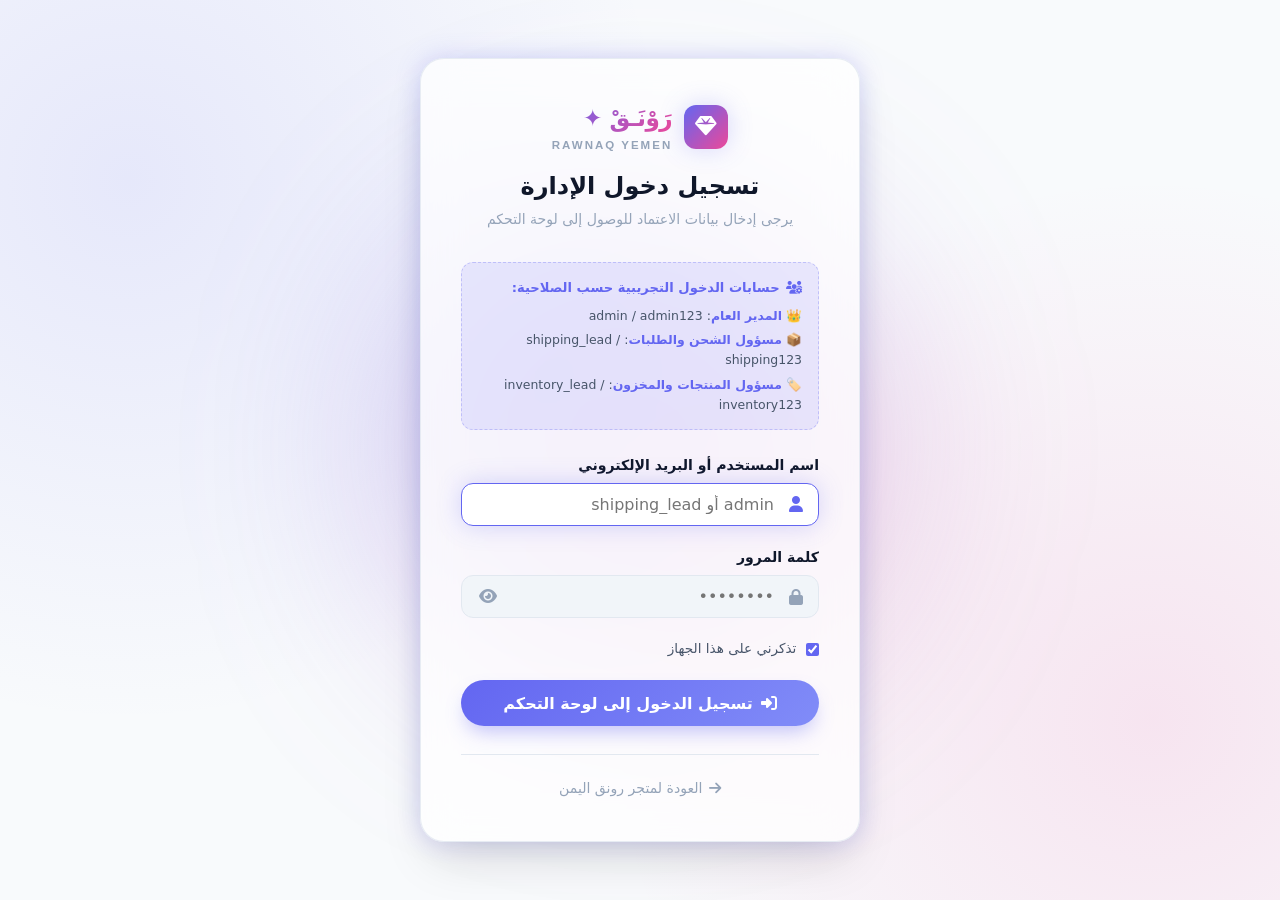
<file: admin.html>
<!DOCTYPE html>
<html lang="ar" dir="rtl" data-theme="light">
<head>
    <meta charset="UTF-8">
    <meta name="viewport" content="width=device-width, initial-scale=1.0">
    <title>لوحة تحكم الإدارة المتقدمة | متجر رونق اليمن</title>
    
    <!-- حماية فورية: التحقق من تسجيل الدخول قبل تحميل الصفحة -->
    <script>
        const AUTH_SESSION_KEY = 'rawnaq_admin_authenticated';
        if (sessionStorage.getItem(AUTH_SESSION_KEY) !== 'true' && localStorage.getItem(AUTH_SESSION_KEY) !== 'true') {
            window.location.href = 'login.html';
        }
    </script>
    
    <!-- الأيقونات والخطوط -->
    <link rel="stylesheet" href="https://cdnjs.cloudflare.com/ajax/libs/font-awesome/6.5.1/css/all.min.css">
    
    <!-- ملفات التصميم -->
    <link rel="stylesheet" href="css/style.css">
    <link rel="stylesheet" href="css/admin.css">
</head>
<body>

    <div class="admin-layout">
        
        <!-- ==========================================
             القائمة الجانبية (Sidebar)
             ========================================== -->
        <aside class="admin-sidebar">
            <div class="sidebar-header">
                <div class="logo-icon" style="width: 40px; height: 40px; font-size: 1.2rem;">
                    <i class="fa-solid fa-gem"></i>
                </div>
                <div class="logo-text">
                    <span class="logo-title" style="font-size: 1.35rem;">رَوْنَـقْ <span>✦</span></span>
                    <span class="logo-subtitle">لوحة إدارة رونق اليمن</span>
                </div>
            </div>

            <ul class="sidebar-menu">
                <li>
                    <div class="sidebar-link active" onclick="switchTab('tab-dashboard', this)">
                        <i class="fa-solid fa-chart-pie"></i>
                        <span>الرئيسية والمؤشرات</span>
                    </div>
                </li>
                <li>
                    <div class="sidebar-link" onclick="switchTab('tab-products', this)">
                        <i class="fa-solid fa-boxes-stacked"></i>
                        <span>إدارة المنتجات</span>
                    </div>
                </li>
                <li>
                    <div class="sidebar-link" onclick="switchTab('tab-orders', this)">
                        <i class="fa-solid fa-receipt"></i>
                        <span>طلبات المحافظات</span>
                        <span class="sidebar-badge" id="sidebarOrdersBadge">0</span>
                    </div>
                </li>
                <li>
                    <div class="sidebar-link" onclick="switchTab('tab-coupons', this)">
                        <i class="fa-solid fa-tags"></i>
                        <span>الكوبونات والخصومات</span>
                    </div>
                </li>
                <li>
                    <div class="sidebar-link" id="navUsersTab" onclick="switchTab('tab-users', this)">
                        <i class="fa-solid fa-users-gear"></i>
                        <span>فريق العمل والمستخدمين</span>
                        <span class="sidebar-badge" id="sidebarUsersBadge" style="background: var(--brand-secondary);">3</span>
                    </div>
                </li>
                <li>
                    <div class="sidebar-link" onclick="switchTab('tab-settings', this)">
                        <i class="fa-solid fa-sliders"></i>
                        <span>إعدادات المتجر والتواصل</span>
                    </div>
                </li>
            </ul>

            <div class="sidebar-footer">
                <button class="back-to-store-btn" onclick="handleResetDefaults()" style="margin-bottom: 0.5rem; background: rgba(244, 63, 94, 0.1); border-color: rgba(244, 63, 94, 0.2); color: #f43f5e;" title="استعادة المنتجات الافتراضية الأصلية">
                    <i class="fa-solid fa-rotate-left"></i> استعادة الافتراضي
                </button>
                <a href="index.html" class="back-to-store-btn" style="margin-bottom: 0.5rem;">
                    <i class="fa-solid fa-store"></i> الانتقال للمتجر
                </a>
                <button class="back-to-store-btn" onclick="handleAdminLogout()" style="background: rgba(239, 68, 68, 0.12); color: #ef4444; border-color: rgba(239, 68, 68, 0.25);" title="تسجيل الخروج">
                    <i class="fa-solid fa-right-from-bracket"></i> تسجيل الخروج
                </button>
            </div>
        </aside>

        <!-- ==========================================
             المحتوى الرئيسي للوحة الإدارة (Main Content)
             ========================================== -->
        <main class="admin-main">
            
            <!-- الهيدر العلوي -->
            <header class="admin-topbar">
                <div class="admin-title-wrap">
                    <h1 id="adminPageTitle">لوحة تحكم رونق اليمن</h1>
                    <p id="adminPageDesc">نظرة عامة على أداء المتجر والمبيعات بالريال اليمني</p>
                </div>

                <div class="admin-topbar-actions">
                    <button class="btn-primary" onclick="openAddProductModal()" style="padding: 0.55rem 1.25rem; font-size: 0.85rem;">
                        <i class="fa-solid fa-plus"></i> إضافة منتج جديد
                    </button>

                    <button class="action-btn" id="adminThemeBtn" title="تبديل المظهر">
                        <i class="fa-solid fa-moon"></i>
                    </button>

                    <div class="admin-user-badge" onclick="switchTab('tab-settings', document.querySelectorAll('.sidebar-link')[4])" style="cursor: pointer;" title="إعدادات الحساب">
                        <img src="https://images.unsplash.com/photo-1534528741775-53994a69daeb?auto=format&fit=crop&w=150&q=80" alt="المدير" class="admin-avatar">
                        <span class="admin-name" id="topbarAdminName">مدير متجر رونق</span>
                    </div>

                    <button class="action-btn" onclick="handleAdminLogout()" title="تسجيل الخروج" style="color: #ef4444;">
                        <i class="fa-solid fa-right-from-bracket"></i>
                    </button>
                </div>
            </header>

            <!-- محتوى الأقسام التفاعلية -->
            <div class="admin-body">
                
                <!-- ==========================================
                     القسم 1: لوحة المؤشرات (Dashboard Tab)
                     ========================================== -->
                <div id="tab-dashboard" class="tab-content active">
                    
                    <!-- بطاقات المؤشرات الإحصائية -->
                    <div class="stats-grid">
                        <div class="stat-card">
                            <div class="stat-icon gold">
                                <i class="fa-solid fa-box"></i>
                            </div>
                            <div class="stat-details">
                                <h3>إجمالي المنتجات</h3>
                                <div class="stat-number" id="statTotalProducts">0</div>
                            </div>
                        </div>

                        <div class="stat-card">
                            <div class="stat-icon green">
                                <i class="fa-solid fa-sack-dollar"></i>
                            </div>
                            <div class="stat-details">
                                <h3>قيمة المبيعات / الطلبات</h3>
                                <div class="stat-number" id="statTotalRevenue">0 ر.ي</div>
                            </div>
                        </div>

                        <div class="stat-card">
                            <div class="stat-icon blue">
                                <i class="fa-solid fa-cart-shopping"></i>
                            </div>
                            <div class="stat-details">
                                <h3>إجمالي الطلبات المسجلة</h3>
                                <div class="stat-number" id="statTotalOrders">0</div>
                            </div>
                        </div>

                        <div class="stat-card">
                            <div class="stat-icon purple">
                                <i class="fa-solid fa-triangle-exclamation"></i>
                            </div>
                            <div class="stat-details">
                                <h3>تنبيهات المخزون المنخفض</h3>
                                <div class="stat-number" id="statLowStock">0</div>
                            </div>
                        </div>
                    </div>

                    <!-- المخططات البيانية التفاعلية -->
                    <div class="analytics-grid">
                        
                        <!-- مخطط المبيعات الأسبوعي -->
                        <div class="chart-card">
                            <div class="chart-header">
                                <h3 style="font-size: 1.05rem; display: flex; align-items: center; gap: 0.5rem;">
                                    <i class="fa-solid fa-chart-simple" style="color: var(--brand-primary);"></i> مؤشر المبيعات خلال أيام الأسبوع
                                </h3>
                                <span style="font-size: 0.78rem; color: var(--brand-success); font-weight: 700; background: rgba(16,185,129,0.1); padding: 0.2rem 0.6rem; border-radius: var(--radius-full);">+28% نمو نشط</span>
                            </div>
                            <div class="chart-bars-container" id="analyticsWeeklyBars">
                                <!-- يتم حقن الأعمدة التفاعلية -->
                            </div>
                        </div>

                        <!-- توزيع الطلبات حسب المحافظات -->
                        <div class="chart-card">
                            <div class="chart-header">
                                <h3 style="font-size: 1.05rem; display: flex; align-items: center; gap: 0.5rem;">
                                    <i class="fa-solid fa-map-location-dot" style="color: var(--brand-secondary);"></i> توزيع الطلبات حسب المحافظة
                                </h3>
                                <span style="font-size: 0.78rem; color: var(--text-muted);">كافة المحافظات</span>
                            </div>
                            <div class="chart-city-list" id="analyticsCityList">
                                <!-- يتم حقن أشرطة التقدم حسب المحافظات -->
                            </div>
                        </div>

                    </div>

                    <!-- نظرة سريعة على أحدث المنتجات -->
                    <div class="table-card">
                        <div class="table-toolbar">
                            <h3><i class="fa-solid fa-fire" style="color: var(--brand-primary);"></i> المنتجات المعروضة في متجر رونق اليمن</h3>
                            <button class="btn-outline" style="border-color: var(--border-color); color: var(--text-primary); font-size: 0.85rem; padding: 0.4rem 0.85rem;" onclick="switchTab('tab-products', document.querySelectorAll('.sidebar-link')[1])">
                                عرض كافة المنتجات <i class="fa-solid fa-arrow-left" style="margin-right: 0.3rem;"></i>
                            </button>
                        </div>
                        <div class="table-responsive">
                            <table class="data-table">
                                <thead>
                                    <tr>
                                        <th>#</th>
                                        <th>المنتج</th>
                                        <th>القسم</th>
                                        <th>السعر (ر.ي)</th>
                                        <th>حالة المخزون</th>
                                        <th>التقييم</th>
                                        <th>الإجراءات</th>
                                    </tr>
                                </thead>
                                <tbody id="adminProductsTableBody">
                                    <!-- يتم حقن المنتجات تلقائياً -->
                                </tbody>
                            </table>
                        </div>
                    </div>

                </div>

                <!-- ==========================================
                     القسم 2: إدارة المنتجات الكاملة (Products Tab)
                     ========================================== -->
                <div id="tab-products" class="tab-content">
                    
                    <div class="table-card">
                        <div class="table-toolbar">
                            
                            <div class="table-filters-group">
                                <div class="table-search-box">
                                    <i class="fa-solid fa-magnifying-glass" style="color: var(--text-muted);"></i>
                                    <input type="text" id="productSearchInput" placeholder="بحث بالاسم أو الوصف في رونق...">
                                </div>

                                <select id="productCategoryFilter" class="sort-select">
                                    <option value="all">جميع الأقسام</option>
                                    <option value="electronics">إلكترونيات وذكاء اصطناعي</option>
                                    <option value="perfumes">عطور وبخور فاخر</option>
                                    <option value="watches">ساعات ومجوهرات</option>
                                    <option value="fashion">أزياء واكسسوارات</option>
                                    <option value="home">ديكور ومنزل</option>
                                </select>
                            </div>

                            <div style="display: flex; gap: 0.75rem;">
                                <button class="btn-outline" style="border-color: var(--border-color); font-size: 0.85rem; padding: 0.5rem 1rem;" onclick="exportProductsCSV()" title="تصدير إلى Excel / CSV">
                                    <i class="fa-solid fa-file-excel" style="color: var(--brand-success);"></i> تصدير المنتجات (CSV)
                                </button>
                                <button class="btn-primary" onclick="openAddProductModal()">
                                    <i class="fa-solid fa-plus"></i> إضافة منتج جديد
                                </button>
                            </div>

                        </div>

                        <div class="table-responsive">
                            <table class="data-table">
                                <thead>
                                    <tr>
                                        <th>#</th>
                                        <th>المنتج</th>
                                        <th>القسم</th>
                                        <th>السعر (ر.ي)</th>
                                        <th>حالة التوفر</th>
                                        <th>التقييم</th>
                                        <th>الإجراءات</th>
                                    </tr>
                                </thead>
                                <tbody>
                                    <!-- تشارك نفس الجدول التفاعلي -->
                                </tbody>
                            </table>
                        </div>
                    </div>

                </div>

                <!-- ==========================================
                     القسم 3: إدارة الطلبات (Orders Tab)
                     ========================================== -->
                <div id="tab-orders" class="tab-content">
                    
                    <div class="table-card">
                        <div class="table-toolbar">
                            <h3><i class="fa-solid fa-receipt" style="color: var(--brand-primary);"></i> سجل طلبات المحافظات اليمنية</h3>
                            
                            <button class="btn-outline" style="border-color: var(--border-color); font-size: 0.85rem; padding: 0.5rem 1rem;" onclick="exportOrdersCSV()" title="تصدير سجل الطلبات">
                                <i class="fa-solid fa-file-excel" style="color: var(--brand-success);"></i> تصدير الطلبات إلى Excel (CSV)
                            </button>
                        </div>

                        <div class="table-responsive">
                            <table class="data-table">
                                <thead>
                                    <tr>
                                        <th>رقم الطلب</th>
                                        <th>العميل</th>
                                        <th>المحافظة</th>
                                        <th>عدد المنتجات</th>
                                        <th>الإجمالي (ر.ي)</th>
                                        <th>حالة الطلب</th>
                                        <th>الإجراءات</th>
                                    </tr>
                                </thead>
                                <tbody id="adminOrdersTableBody">
                                    <!-- يتم حقن الطلبات ديناميكياً -->
                                </tbody>
                            </table>
                        </div>
                    </div>

                </div>

                <!-- ==========================================
                     القسم 4: إدارة الكوبونات (Coupons Tab)
                     ========================================== -->
                <div id="tab-coupons" class="tab-content">
                    
                    <div style="display: grid; grid-template-columns: 1fr 1fr; gap: 2rem;">
                        
                        <!-- إضافة كوبون جديد -->
                        <div class="table-card" style="padding: 1.5rem;">
                            <h3 style="margin-bottom: 1.25rem; font-size: 1.15rem; display: flex; align-items: center; gap: 0.5rem;">
                                <i class="fa-solid fa-plus-circle" style="color: var(--brand-primary);"></i> إنشاء كود خصم جديد لرونق اليمن
                            </h3>
                            
                            <form id="addCouponForm">
                                <div class="form-group">
                                    <label class="form-label">رمز الكوبون (مثال: RAWNAQ30) *</label>
                                    <input type="text" id="newCouponCode" class="form-input" style="text-transform: uppercase;" placeholder="RAWNAQ30" required>
                                </div>

                                <div class="form-group">
                                    <label class="form-label">نسبة الخصم % *</label>
                                    <input type="number" id="newCouponDiscount" class="form-input" min="1" max="90" placeholder="30" required>
                                </div>

                                <div class="form-group">
                                    <label class="form-label">وصف الكوبون</label>
                                    <input type="text" id="newCouponDesc" class="form-input" placeholder="خصم 30% عروض اليمن">
                                </div>

                                <button type="submit" class="btn-primary" style="width: 100%;">
                                    <i class="fa-solid fa-check"></i> حفظ وتفعيل الكوبون
                                </button>
                            </form>
                        </div>

                        <!-- قائمة الكوبونات الحالية -->
                        <div class="table-card" style="padding: 1.5rem;">
                            <h3 style="margin-bottom: 1.25rem; font-size: 1.15rem; display: flex; align-items: center; gap: 0.5rem;">
                                <i class="fa-solid fa-tags" style="color: var(--brand-primary);"></i> الكوبونات المفعلة
                            </h3>
                            
                            <div id="adminCouponsList">
                                <!-- يتم حقن الكوبونات -->
                            </div>
                        </div>

                    </div>

                </div>

                <!-- ==========================================
                     القسم 5: إعدادات المتجر والتواصل والأمان (Settings Tab)
                     ========================================== -->
                <div id="tab-settings" class="tab-content">
                    
                    <div style="display: grid; grid-template-columns: 1.1fr 0.9fr; gap: 2rem;">
                        
                        <!-- إعدادات رقم الواتساب والتواصل الرسمي للمتجر -->
                        <div class="table-card" style="padding: 2rem;">
                            <div style="display: flex; align-items: center; gap: 0.75rem; margin-bottom: 1.5rem; border-bottom: 1px solid var(--border-color); padding-bottom: 1rem;">
                                <div style="width: 44px; height: 44px; border-radius: var(--radius-md); background: rgba(37, 211, 102, 0.15); color: #25d366; display: flex; align-items: center; justify-content: center; font-size: 1.4rem;">
                                    <i class="fa-brands fa-whatsapp"></i>
                                </div>
                                <div>
                                    <h3 style="font-size: 1.25rem;">إعدادات الواتساب والتواصل مع العملاء</h3>
                                    <p style="font-size: 0.85rem; color: var(--text-muted);">تحرير الرقم الذي يستقبل طلبات واستفسارات العملاء في اليمن</p>
                                </div>
                            </div>

                            <form id="storeSettingsForm" onsubmit="handleSaveStoreSettings(event)">
                                <div class="form-group">
                                    <label class="form-label" for="settingWhatsappNumber">
                                        <i class="fa-brands fa-whatsapp" style="color: #25d366;"></i> رقم الواتساب لطلبات العملاء (مع مفتاح اليمن 967) *
                                    </label>
                                    <input type="text" id="settingWhatsappNumber" class="form-input" style="direction: ltr; text-align: right;" placeholder="مثال: 967777123456 أو 777123456" required>
                                    <small style="font-size: 0.75rem; color: var(--text-muted);">هذا هو الرقم الذي سيتم تحويل العميل إليه عند النقر على "طلب بالواتساب" أو الزر العائم.</small>
                                </div>

                                <div class="form-group">
                                    <label class="form-label" for="settingSupportPhone">رقم هاتف الاتصال المباشر لخدمة العملاء</label>
                                    <input type="text" id="settingSupportPhone" class="form-input" style="direction: ltr; text-align: right;" placeholder="+967 777 123 456">
                                </div>

                                <div style="border-top: 1px dashed var(--border-color); padding-top: 1rem; margin-top: 1rem; margin-bottom: 1rem;">
                                    <h4 style="font-size: 0.95rem; margin-bottom: 0.75rem; color: var(--brand-primary);"><i class="fa-solid fa-money-bill-transfer"></i> بيانات استلام حوالة الشبكة الموحدة (UNS):</h4>
                                    
                                    <div class="form-group">
                                        <label class="form-label" for="settingUnsBeneficiaryName">اسم المستلم المعتمد للحوالة</label>
                                        <input type="text" id="settingUnsBeneficiaryName" class="form-input" placeholder="متجر رونق اليمن المعتمد">
                                    </div>

                                    <div style="display: grid; grid-template-columns: 1fr 1fr; gap: 1rem;">
                                        <div class="form-group">
                                            <label class="form-label" for="settingUnsPhone">رقم هاتف المستلم</label>
                                            <input type="text" id="settingUnsPhone" class="form-input" style="direction: ltr; text-align: right;" placeholder="777123456">
                                        </div>
                                        <div class="form-group">
                                            <label class="form-label" for="settingUnsAccount">رقم الحساب / المحفظة</label>
                                            <input type="text" id="settingUnsAccount" class="form-input" style="direction: ltr; text-align: right;" placeholder="55443322">
                                        </div>
                                    </div>
                                </div>

                                <div class="form-group">
                                    <label class="form-label" for="settingFreeShippingThreshold">قيمة الحد الأدنى للشحن المجاني (ر.ي)</label>
                                    <input type="number" id="settingFreeShippingThreshold" class="form-input" placeholder="100000">
                                </div>

                                <button type="submit" class="btn-primary" style="width: 100%; padding: 0.85rem;">
                                    <i class="fa-solid fa-floppy-disk"></i> حفظ وتحديث إعدادات التواصل فورياً
                                </button>
                            </form>
                        </div>

                        <!-- إعدادات الأمان وتغيير كلمة المرور -->
                        <div class="table-card" style="padding: 2rem; height: fit-content;">
                            <div style="display: flex; align-items: center; gap: 0.75rem; margin-bottom: 1.5rem; border-bottom: 1px solid var(--border-color); padding-bottom: 1rem;">
                                <div style="width: 44px; height: 44px; border-radius: var(--radius-md); background: var(--brand-primary-light); color: var(--brand-primary); display: flex; align-items: center; justify-content: center; font-size: 1.3rem;">
                                    <i class="fa-solid fa-user-shield"></i>
                                </div>
                                <div>
                                    <h3 style="font-size: 1.25rem;">بيانات دخول المدير</h3>
                                    <p style="font-size: 0.85rem; color: var(--text-muted);">تحديث اسم المستخدم وكلمة المرور</p>
                                </div>
                            </div>

                            <form id="changeCredentialsForm" onsubmit="handleChangeCredentials(event)">
                                <div class="form-group">
                                    <label class="form-label" for="currentAdminUsername">اسم المستخدم</label>
                                    <input type="text" id="currentAdminUsername" class="form-input" required>
                                </div>

                                <div class="form-group">
                                    <label class="form-label" for="currentAdminPassword">كلمة المرور الحالية للتأكيد *</label>
                                    <input type="password" id="currentAdminPassword" class="form-input" placeholder="أدخل كلمة المرور الحالية" required>
                                </div>

                                <div class="form-group">
                                    <label class="form-label" for="newAdminPassword">كلمة المرور الجديدة *</label>
                                    <input type="password" id="newAdminPassword" class="form-input" placeholder="كلمة المرور الجديدة (4 أحرف+)" minlength="4" required>
                                </div>

                                <div class="form-group">
                                    <label class="form-label" for="confirmNewAdminPassword">تأكيد كلمة المرور الجديدة *</label>
                                    <input type="password" id="confirmNewAdminPassword" class="form-input" placeholder="تأكيد كلمة المرور" minlength="4" required>
                                </div>

                                <button type="submit" class="btn-primary" style="width: 100%; margin-top: 0.5rem; padding: 0.85rem; background: linear-gradient(135deg, var(--brand-secondary), #f43f5e);">
                                    <i class="fa-solid fa-shield-check"></i> حفظ بيانات الدخول
                                </button>
                            </form>
                        </div>

                    </div>

                </div>

                <!-- ==========================================
                     القسم 6: إدارة فريق العمل والمستخدمين والصلاحيات (Users Tab)
                     ========================================== -->
                <div id="tab-users" class="tab-content">
                    
                    <div class="table-card">
                        <div class="table-toolbar">
                            <div>
                                <h3 style="display: flex; align-items: center; gap: 0.5rem;">
                                    <i class="fa-solid fa-users-gear" style="color: var(--brand-primary);"></i> إدارة فريق العمل وصلاحيات المستخدمين
                                </h3>
                                <p style="font-size: 0.82rem; color: var(--text-muted); margin-top: 0.2rem;">إضافة أعضاء الفريق، تحديد أدوارهم الوظيفية، وتخصيص صلاحيات الوصول بدقة</p>
                            </div>

                            <button class="btn-primary" onclick="openAddUserModal()">
                                <i class="fa-solid fa-user-plus"></i> إضافة مستخدم جديد
                            </button>
                        </div>

                        <div class="table-responsive">
                            <table class="data-table">
                                <thead>
                                    <tr>
                                        <th>#</th>
                                        <th>عضو الفريق</th>
                                        <th>اسم المستخدم / البريد</th>
                                        <th>الدور الوظيفي</th>
                                        <th>الصلاحيات الممنوحة</th>
                                        <th>الحالة</th>
                                        <th>الإجراءات</th>
                                    </tr>
                                </thead>
                                <tbody id="adminUsersTableBody">
                                    <!-- يتم حقن المستخدمين ديناميكياً -->
                                </tbody>
                            </table>
                        </div>
                    </div>

                </div>
        </main>

    </div>

    <!-- ==========================================
         نافذة إضافة / تعديل المنتج (Add / Edit Modal)
         ========================================== -->
    <div class="modal-overlay" id="productModalOverlay" onclick="if(event.target === this) closeProductModal()">
        <div class="admin-modal">
            <button class="modal-close-btn" onclick="closeProductModal()">
                <i class="fa-solid fa-xmark"></i>
            </button>
            
            <div class="admin-modal-header">
                <h2 id="productModalTitle" style="font-size: 1.4rem;">إضافة منتج جديد لمتجر رونق اليمن</h2>
            </div>

            <form id="productForm">
                <div class="admin-form-grid">
                    
                    <!-- الاسم -->
                    <div class="form-group form-full-col">
                        <label class="form-label" for="prodName">اسم المنتج *</label>
                        <input type="text" id="prodName" class="form-input" placeholder="مثال: سماعات بلوتوث فاخرة عازلة للضوضاء" required>
                    </div>

                    <!-- القسم -->
                    <div class="form-group">
                        <label class="form-label" for="prodCategory">القسم / التصنيف *</label>
                        <select id="prodCategory" class="form-input" required>
                            <option value="electronics">إلكترونيات وذكاء اصطناعي</option>
                            <option value="perfumes">عطور وبخور فاخر</option>
                            <option value="watches">ساعات ومجوهرات</option>
                            <option value="fashion">أزياء واكسسوارات</option>
                            <option value="home">ديكور ومقتنيات منزلية</option>
                        </select>
                    </div>

                    <!-- السعر الحالي بالريال اليمني -->
                    <div class="form-group">
                        <label class="form-label" for="prodPrice">السعر الحالي (ريال يمني - ر.ي) *</label>
                        <input type="number" id="prodPrice" class="form-input" min="1000" step="any" placeholder="85000" required>
                    </div>

                    <!-- السعر قبل الخصم -->
                    <div class="form-group">
                        <label class="form-label" for="prodOriginalPrice">السعر قبل الخصم (ر.ي)</label>
                        <input type="number" id="prodOriginalPrice" class="form-input" min="1000" step="any" placeholder="110000">
                    </div>

                    <!-- نسبة الخصم -->
                    <div class="form-group">
                        <label class="form-label" for="prodDiscount">نسبة الخصم (%)</label>
                        <input type="number" id="prodDiscount" class="form-input" min="0" max="100" placeholder="25">
                    </div>

                    <!-- الشارة الظاهرة -->
                    <div class="form-group">
                        <label class="form-label" for="prodBadge">نص الشارة (Badge)</label>
                        <input type="text" id="prodBadge" class="form-input" placeholder="الأكثر طلباً، خصم 25%، جديد">
                    </div>

                    <!-- نوع الشارة ولونها -->
                    <div class="form-group">
                        <label class="form-label" for="prodBadgeType">نوع ولون الشارة</label>
                        <select id="prodBadgeType" class="form-input">
                            <option value="hot">أحمر (الأكثر طلباً / ساخن)</option>
                            <option value="sale">ذهبي (خصم مميز)</option>
                            <option value="new">زمردي (جديد)</option>
                            <option value="exclusive">بنفسجي (حصري وملكي)</option>
                        </select>
                    </div>

                    <!-- كمية المخزون -->
                    <div class="form-group">
                        <label class="form-label" for="prodStockCount">الكمية المتوفرة بالمخزون *</label>
                        <input type="number" id="prodStockCount" class="form-input" min="0" placeholder="20" required>
                    </div>

                    <!-- التقييم -->
                    <div class="form-group">
                        <label class="form-label" for="prodRating">التقييم (من 5)</label>
                        <input type="number" id="prodRating" class="form-input" min="1" max="5" step="0.1" placeholder="4.9">
                    </div>

                    <!-- عدد المراجعات -->
                    <div class="form-group">
                        <label class="form-label" for="prodReviewsCount">عدد التقييمات</label>
                        <input type="number" id="prodReviewsCount" class="form-input" min="0" placeholder="45">
                    </div>

                    <!-- حالة التوفر -->
                    <div class="form-group" style="display: flex; align-items: center; gap: 0.75rem; margin-top: 1.5rem;">
                        <input type="checkbox" id="prodInStock" style="width: 20px; height: 20px; accent-color: var(--brand-primary);" checked>
                        <label for="prodInStock" style="font-weight: 700; cursor: pointer;">المنتج متوفر وجاهز للطلب الفوري في اليمن</label>
                    </div>

                    <!-- رابط الصورة -->
                    <div class="form-group form-full-col">
                        <label class="form-label" for="prodImageUrl">رابط صورة المنتج (URL) *</label>
                        <input type="url" id="prodImageUrl" class="form-input" placeholder="https://images.unsplash.com/..." required>
                        <div class="image-preview-box">
                            <img id="prodImagePreview" src="https://images.unsplash.com/photo-1523275335684-37898b6baf30?auto=format&fit=crop&w=800&q=80" alt="معاينة الصورة">
                        </div>
                    </div>

                    <!-- الوصف التفصيلي -->
                    <div class="form-group form-full-col">
                        <label class="form-label" for="prodDescription">الوصف الشامل للمنتج</label>
                        <textarea id="prodDescription" class="form-input" rows="3" placeholder="اكتب وصفاً جذاباً يشرح تفاصيل المنتج..."></textarea>
                    </div>

                    <!-- المواصفات والمزايا (سطر بسطر) -->
                    <div class="form-group form-full-col">
                        <label class="form-label" for="prodFeatures">المواصفات والمزايا (اكتب كل ميزة في سطر منفصل)</label>
                        <textarea id="prodFeatures" class="form-input" rows="4" placeholder="عزل نشط للضوضاء ANC&#10;بطارية تدوم حتى 40 ساعة&#10;صوت محيطي 3D"></textarea>
                    </div>

                    <!-- الألوان وأسماؤها -->
                    <div class="form-group">
                        <label class="form-label" for="prodColors">أكواد الألوان (Hex مفصولة بفواصل)</label>
                        <input type="text" id="prodColors" class="form-input" placeholder="#0f172a, #6366f1, #047857">
                    </div>

                    <div class="form-group">
                        <label class="form-label" for="prodColorNames">أسماء الألوان (مفصولة بفواصل)</label>
                        <input type="text" id="prodColorNames" class="form-input" placeholder="أسود كربوني, نيلي رونق, زمردي">
                    </div>

                </div>

                <div class="modal-footer-actions">
                    <button type="button" class="btn-outline" style="border-color: var(--border-color); color: var(--text-primary);" onclick="closeProductModal()">إلغاء</button>
                    <button type="submit" class="btn-primary">
                        <i class="fa-solid fa-floppy-disk"></i> حفظ ونشر في متجر رونق اليمن
                    </button>
                </div>
            </form>
        </div>
    </div>

    <!-- ==========================================
         نافذة تأكيد الحذف (Delete Confirmation Modal)
         ========================================== -->
    <div class="modal-overlay" id="deleteConfirmModalOverlay" onclick="if(event.target === this) closeDeleteModal()">
        <div class="admin-modal" style="max-width: 460px; text-align: center; padding: 2rem;">
            <div style="width: 60px; height: 60px; border-radius: var(--radius-full); background: rgba(244, 63, 94, 0.15); color: #f43f5e; display: flex; align-items: center; justify-content: center; font-size: 1.8rem; margin: 0 auto 1.25rem;">
                <i class="fa-solid fa-triangle-exclamation"></i>
            </div>
            
            <h3 style="font-size: 1.3rem; margin-bottom: 0.5rem;">تأكيد حذف المنتج</h3>
            <p style="color: var(--text-muted); font-size: 0.95rem; margin-bottom: 1.5rem;">
                هل أنت متأكد من رغبتك في حذف المنتج: <br>
                <strong id="deleteProductName" style="color: var(--text-primary);">...</strong> من متجر رونق اليمن؟
            </p>

            <div style="display: flex; gap: 0.75rem; justify-content: center;">
                <button class="btn-outline" style="border-color: var(--border-color); color: var(--text-primary); flex: 1;" onclick="closeDeleteModal()">إلغاء</button>
                <button class="btn-primary" style="background: #f43f5e; flex: 1;" onclick="executeDeleteProduct()">
                    <i class="fa-solid fa-trash-can"></i> نعم، حذف
                </button>
            </div>
        </div>
    </div>

    <!-- ==========================================
         نافذة تفاصيل الطلب (Order Details Modal)
         ========================================== -->
    <div class="modal-overlay" id="orderDetailsModalOverlay" onclick="if(event.target === this) closeOrderDetailsModal()">
        <div class="admin-modal" style="max-width: 650px;">
            <button class="modal-close-btn" onclick="closeOrderDetailsModal()">
                <i class="fa-solid fa-xmark"></i>
            </button>
            
            <div id="orderDetailsContent">
                <!-- يتم حقن تفاصيل الطلب -->
            </div>
        </div>
    </div>

    <!-- ==========================================
         نافذة إضافة / تعديل مستخدم وصلاحياته (Add / Edit User Modal)
         ========================================== -->
    <div class="modal-overlay" id="userModalOverlay" onclick="if(event.target === this) closeUserModal()">
        <div class="admin-modal" style="max-width: 720px;">
            <button class="modal-close-btn" onclick="closeUserModal()">
                <i class="fa-solid fa-xmark"></i>
            </button>
            
            <div class="admin-modal-header">
                <h2 id="userModalTitle" style="font-size: 1.35rem; display: flex; align-items: center; gap: 0.5rem;">
                    <i class="fa-solid fa-user-gear" style="color: var(--brand-primary);"></i> إضافة عضو جديد لفريق العمل
                </h2>
            </div>

            <form id="userForm" onsubmit="handleUserFormSubmit(event)">
                <div class="admin-form-grid">
                    
                    <div class="form-group">
                        <label class="form-label" for="userFullName">الاسم بالكامل *</label>
                        <input type="text" id="userFullName" class="form-input" placeholder="مثال: طارق الأهدل" required>
                    </div>

                    <div class="form-group">
                        <label class="form-label" for="userUsername">اسم المستخدم (لتسجيل الدخول) *</label>
                        <input type="text" id="userUsername" class="form-input" placeholder="مثال: tareq_ye" style="direction: ltr; text-align: right;" required>
                    </div>

                    <div class="form-group">
                        <label class="form-label" for="userEmail">البريد الإلكتروني</label>
                        <input type="email" id="userEmail" class="form-input" placeholder="tareq@rawnaq-ye.com" style="direction: ltr; text-align: right;">
                    </div>

                    <div class="form-group">
                        <label class="form-label" for="userPassword">كلمة المرور *</label>
                        <input type="password" id="userPassword" class="form-input" placeholder="••••••••" minlength="4" required>
                    </div>

                    <div class="form-group form-full-col">
                        <label class="form-label" for="userRoleSelect">الدور الوظيفي الرئيسي *</label>
                        <select id="userRoleSelect" class="form-input" onchange="handleRolePresetChange(this.value)">
                            <option value="super_admin">المدير العام (Super Admin - كامل الصلاحيات دون قيود)</option>
                            <option value="orders_manager">مسؤول الطلبات والشحن (إدارة حالات الطلبات والتوصيل والفواتير)</option>
                            <option value="inventory_manager">مسؤول المنتجات والمخزون (إضافة وتعديل الأسعار والمواصفات)</option>
                            <option value="customer_support">خدمة العملاء (متابعة الطلبات وتتبع الشحنات فقط)</option>
                            <option value="custom">مخصص (تحديد الصلاحيات يدوياً)</option>
                        </select>
                    </div>

                    <!-- تخصيص الصلاحيات الدقيقة -->
                    <div class="form-group form-full-col" style="background: var(--bg-secondary); padding: 1.25rem; border-radius: var(--radius-md); border: 1px solid var(--border-color);">
                        <label class="form-label" style="font-size: 0.95rem; margin-bottom: 0.75rem; color: var(--brand-primary); font-weight: 800;">
                            <i class="fa-solid fa-key"></i> الصلاحيات التفصيلية الممنوحة لهذا المستخدم:
                        </label>

                        <div style="display: grid; grid-template-columns: 1fr 1fr; gap: 0.85rem;">
                            <label class="filter-checkbox-label" style="font-weight: 700;">
                                <input type="checkbox" id="perm_manage_products" value="manage_products" style="accent-color: var(--brand-primary);">
                                <span>إدارة المنتجات (إضافة/تعديل/حذف الأسعار والمخزون)</span>
                            </label>

                            <label class="filter-checkbox-label" style="font-weight: 700;">
                                <input type="checkbox" id="perm_manage_orders" value="manage_orders" style="accent-color: var(--brand-primary);">
                                <span>إدارة الطلبات والشحن (تحديث الحالات، واتساب، الفواتير)</span>
                            </label>

                            <label class="filter-checkbox-label" style="font-weight: 700;">
                                <input type="checkbox" id="perm_manage_coupons" value="manage_coupons" style="accent-color: var(--brand-primary);">
                                <span>إدارة الكوبونات ونسب الخصم</span>
                            </label>

                            <label class="filter-checkbox-label" style="font-weight: 700;">
                                <input type="checkbox" id="perm_manage_settings" value="manage_settings" style="accent-color: var(--brand-primary);">
                                <span>إعدادات المتجر ورقم الواتساب والشبكة الموحدة</span>
                            </label>

                            <label class="filter-checkbox-label" style="font-weight: 700; grid-column: 1 / -1;">
                                <input type="checkbox" id="perm_manage_users" value="manage_users" style="accent-color: var(--brand-primary);">
                                <span>إدارة فريق العمل والمستخدمين (إضافة وتعديل الصلاحيات)</span>
                            </label>
                        </div>
                    </div>

                    <!-- حالة الحساب -->
                    <div class="form-group form-full-col" style="display: flex; align-items: center; gap: 0.75rem;">
                        <input type="checkbox" id="userStatusActive" checked style="width: 20px; height: 20px; accent-color: var(--brand-primary);">
                        <label for="userStatusActive" style="font-weight: 700; cursor: pointer;">الحساب مفعّل ونشط ويسمح له بتسجيل الدخول</label>
                    </div>

                </div>

                <div class="modal-footer-actions">
                    <button type="button" class="btn-outline" style="border-color: var(--border-color); color: var(--text-primary);" onclick="closeUserModal()">إلغاء</button>
                    <button type="submit" class="btn-primary">
                        <i class="fa-solid fa-floppy-disk"></i> حفظ بيانات المستخدم والصلاحيات
                    </button>
                </div>
            </form>
        </div>
    </div>

    <!-- ==========================================
         نافذة تأكيد حذف المستخدم (Delete User Confirm Modal)
         ========================================== -->
    <div class="modal-overlay" id="deleteUserConfirmModalOverlay" onclick="if(event.target === this) closeDeleteUserModal()">
        <div class="admin-modal" style="max-width: 460px; text-align: center; padding: 2rem;">
            <div style="width: 60px; height: 60px; border-radius: var(--radius-full); background: rgba(244, 63, 94, 0.15); color: #f43f5e; display: flex; align-items: center; justify-content: center; font-size: 1.8rem; margin: 0 auto 1.25rem;">
                <i class="fa-solid fa-user-xmark"></i>
            </div>
            
            <h3 style="font-size: 1.3rem; margin-bottom: 0.5rem;">تأكيد حذف المستخدم</h3>
            <p style="color: var(--text-muted); font-size: 0.95rem; margin-bottom: 1.5rem;">
                هل أنت متأكد من رغبتك في حذف المستخدم: <br>
                <strong id="deleteUserFullName" style="color: var(--text-primary);">...</strong> من لوحة التحكم؟
            </p>

            <div style="display: flex; gap: 0.75rem; justify-content: center;">
                <button class="btn-outline" style="border-color: var(--border-color); color: var(--text-primary); flex: 1;" onclick="closeDeleteUserModal()">إلغاء</button>
                <button class="btn-primary" style="background: #f43f5e; flex: 1;" onclick="executeDeleteUser()">
                    <i class="fa-solid fa-trash-can"></i> نعم، حذف
                </button>
            </div>
        </div>
    </div>

    <!-- حاوية الإشعارات المنبثقة -->
    <div class="toast-container"></div>

    <!-- ملفات الجافاسكريبت -->
    <script src="js/data.js"></script>
    <script src="js/admin.js"></script>
</body>
</html>
</file>
<file: css/style.css>
/* ==========================================================================
   نظام تصميم متجر رونق اليمن الفاخر (Rawnaq Yemen Luxury Design System)
   أحدث معايير التجارة الإلكترونية العالمية (Glassmorphism + Dark Mode + Ultra Responsive)
   ========================================================================== */

/* --------------------------------------------------------------------------
   1. متغيرات الألوان والسمات (CSS Design Tokens)
   -------------------------------------------------------------------------- */
:root {
    /* التدرجات والألوان الأساسية */
    --brand-primary: #6366f1;         /* نيلي كهربائي فاخر */
    --brand-primary-hover: #4f46e5;
    --brand-primary-light: rgba(99, 102, 241, 0.12);
    --brand-secondary: #ec4899;       /* وردي ياقوتي مميز */
    --brand-secondary-hover: #db2777;
    --brand-secondary-light: rgba(236, 72, 153, 0.12);
    --brand-accent: #f59e0b;          /* ذهبي عنبري ملكي */
    --brand-accent-light: rgba(245, 158, 11, 0.15);
    --brand-success: #10b981;         /* أخضر زمردي */
    --brand-whatsapp: #25d366;        /* أخضر واتساب */

    /* الألوان الخلفية والأسطح الزجاجية (Light Mode) */
    --bg-main: #f8fafc;
    --bg-surface: #ffffff;
    --bg-secondary: #f1f5f9;
    --bg-card: rgba(255, 255, 255, 0.88);
    --bg-glass: rgba(255, 255, 255, 0.75);
    --bg-header: rgba(255, 255, 255, 0.92);

    /* ألوان النصوص */
    --text-primary: #0f172a;
    --text-secondary: #475569;
    --text-muted: #94a3b8;
    --text-inverse: #ffffff;

    /* الحدود والظلال */
    --border-color: #e2e8f0;
    --border-glass: rgba(226, 232, 240, 0.8);
    --shadow-sm: 0 1px 2px 0 rgba(0, 0, 0, 0.05);
    --shadow-md: 0 4px 6px -1px rgba(0, 0, 0, 0.07), 0 2px 4px -2px rgba(0, 0, 0, 0.05);
    --shadow-lg: 0 10px 15px -3px rgba(0, 0, 0, 0.08), 0 4px 6px -4px rgba(0, 0, 0, 0.04);
    --shadow-xl: 0 20px 25px -5px rgba(0, 0, 0, 0.1), 0 8px 10px -6px rgba(0, 0, 0, 0.05);
    --glow-primary: 0 0 25px rgba(99, 102, 241, 0.25);
    --glow-secondary: 0 0 25px rgba(236, 72, 153, 0.25);
    --glow-gold: 0 0 25px rgba(245, 158, 11, 0.3);

    /* نصف القطر والانتقالات */
    --radius-sm: 8px;
    --radius-md: 12px;
    --radius-lg: 18px;
    --radius-xl: 24px;
    --radius-full: 9999px;
    --transition: all 0.3s cubic-bezier(0.4, 0, 0.2, 1);
    --transition-bounce: all 0.4s cubic-bezier(0.175, 0.885, 0.32, 1.275);

    /* الخطوط */
    --font-heading: 'Cairo', system-ui, -apple-system, sans-serif;
    --font-body: 'Tajawal', system-ui, -apple-system, sans-serif;
    --font-en: 'Outfit', sans-serif;
}

/* الوضع الليلي الفاخر (Obsidian Midnight Dark Mode) */
[data-theme="dark"] {
    --bg-main: #060913;
    --bg-surface: #0f172a;
    --bg-secondary: #1e293b;
    --bg-card: rgba(15, 23, 42, 0.85);
    --bg-glass: rgba(15, 23, 42, 0.75);
    --bg-header: rgba(6, 9, 19, 0.92);

    --text-primary: #f8fafc;
    --text-secondary: #cbd5e1;
    --text-muted: #64748b;
    --text-inverse: #0f172a;

    --border-color: #1e293b;
    --border-glass: rgba(255, 255, 255, 0.08);
    --shadow-sm: 0 1px 2px 0 rgba(0, 0, 0, 0.5);
    --shadow-md: 0 4px 6px -1px rgba(0, 0, 0, 0.6);
    --shadow-lg: 0 10px 15px -3px rgba(0, 0, 0, 0.7);
    --shadow-xl: 0 20px 25px -5px rgba(0, 0, 0, 0.8);
    --glow-primary: 0 0 30px rgba(99, 102, 241, 0.4);
    --glow-secondary: 0 0 30px rgba(236, 72, 153, 0.35);
}

/* --------------------------------------------------------------------------
   2. إعادة التعيين والأنماط العامة (Base Styles)
   -------------------------------------------------------------------------- */
@import url('https://fonts.googleapis.com/css2?family=Cairo:wght@400;600;700;800;900&family=Outfit:wght@400;600;700;800&family=Tajawal:wght@400;500;700;800&display=swap');

*, *::before, *::after {
    box-sizing: border-box;
    margin: 0;
    padding: 0;
}

html {
    scroll-behavior: smooth;
    font-size: 16px;
}

body {
    font-family: var(--font-body);
    background-color: var(--bg-main);
    color: var(--text-primary);
    line-height: 1.6;
    overflow-x: hidden;
    transition: background-color 0.3s ease, color 0.3s ease;
    -webkit-font-smoothing: antialiased;
}

h1, h2, h3, h4, h5, h6 {
    font-family: var(--font-heading);
    font-weight: 800;
    line-height: 1.3;
    color: var(--text-primary);
}

a {
    color: inherit;
    text-decoration: none;
    transition: var(--transition);
}

ul {
    list-style: none;
}

img {
    max-width: 100%;
    height: auto;
    display: block;
}

button, input, select, textarea {
    font-family: inherit;
    font-size: inherit;
    outline: none;
}

.container {
    width: 100%;
    max-width: 1280px;
    margin: 0 auto;
    padding: 0 1.25rem;
}

/* --------------------------------------------------------------------------
   3. الأزرار والمكونات العامة (Buttons & Utilities)
   -------------------------------------------------------------------------- */
.btn-primary {
    display: inline-flex;
    align-items: center;
    justify-content: center;
    gap: 0.5rem;
    background: linear-gradient(135deg, var(--brand-primary), #818cf8);
    color: #ffffff;
    padding: 0.75rem 1.5rem;
    border-radius: var(--radius-full);
    font-weight: 700;
    border: none;
    cursor: pointer;
    box-shadow: 0 10px 20px -5px rgba(99, 102, 241, 0.4);
    transition: var(--transition-bounce);
    text-decoration: none;
}

.btn-primary:hover {
    transform: translateY(-3px) scale(1.02);
    box-shadow: 0 15px 25px -5px rgba(99, 102, 241, 0.5);
    background: linear-gradient(135deg, var(--brand-primary-hover), var(--brand-primary));
}

.btn-outline {
    display: inline-flex;
    align-items: center;
    justify-content: center;
    gap: 0.5rem;
    background: transparent;
    color: var(--text-primary);
    padding: 0.75rem 1.5rem;
    border-radius: var(--radius-full);
    font-weight: 700;
    border: 1.5px solid var(--border-color);
    cursor: pointer;
    transition: var(--transition);
    text-decoration: none;
}

.btn-outline:hover {
    border-color: var(--brand-primary);
    color: var(--brand-primary);
    background: var(--brand-primary-light);
    transform: translateY(-2px);
}

.btn-whatsapp-direct {
    display: inline-flex;
    align-items: center;
    justify-content: center;
    gap: 0.45rem;
    background: linear-gradient(135deg, #25d366, #128c7e);
    color: #ffffff !important;
    padding: 0.6rem 1rem;
    border-radius: var(--radius-md);
    font-weight: 700;
    font-size: 0.85rem;
    border: none;
    cursor: pointer;
    transition: var(--transition);
    box-shadow: 0 4px 12px rgba(37, 211, 102, 0.3);
}

.btn-whatsapp-direct:hover {
    transform: translateY(-2px);
    box-shadow: 0 8px 18px rgba(37, 211, 102, 0.45);
}

/* --------------------------------------------------------------------------
   4. الشريط الإعلاني والهيدر (Header & Navigation)
   -------------------------------------------------------------------------- */
.top-bar {
    background: linear-gradient(90deg, #1e1b4b, #312e81, #1e1b4b);
    color: #e0e7ff;
    padding: 0.5rem 0;
    font-size: 0.82rem;
    border-bottom: 1px solid rgba(255, 255, 255, 0.1);
}

.top-bar .container {
    display: flex;
    justify-content: space-between;
    align-items: center;
    flex-wrap: wrap;
    gap: 0.5rem;
}

.announcement-text {
    display: flex;
    align-items: center;
    gap: 0.6rem;
}

.announcement-badge {
    background: linear-gradient(135deg, var(--brand-secondary), #f43f5e);
    color: #fff;
    padding: 0.15rem 0.6rem;
    border-radius: var(--radius-full);
    font-size: 0.72rem;
    font-weight: 800;
    letter-spacing: 0.5px;
    box-shadow: 0 2px 6px rgba(236, 72, 153, 0.4);
}

.top-bar-links {
    display: flex;
    align-items: center;
    gap: 1.25rem;
}

.site-header {
    position: sticky;
    top: 0;
    z-index: 1000;
    background: var(--bg-header);
    backdrop-filter: blur(16px);
    -webkit-backdrop-filter: blur(16px);
    border-bottom: 1px solid var(--border-glass);
    transition: var(--transition);
}

.header-inner {
    display: flex;
    align-items: center;
    justify-content: space-between;
    padding: 0.85rem 0;
    gap: 1.5rem;
}

.logo {
    display: flex;
    align-items: center;
    gap: 0.75rem;
    text-decoration: none;
}

.logo-icon {
    width: 44px;
    height: 44px;
    border-radius: var(--radius-md);
    background: linear-gradient(135deg, var(--brand-primary), var(--brand-secondary));
    color: #ffffff;
    display: flex;
    align-items: center;
    justify-content: center;
    font-size: 1.35rem;
    box-shadow: var(--glow-primary);
    transition: var(--transition-bounce);
}

.logo:hover .logo-icon {
    transform: rotate(-10deg) scale(1.08);
}

.logo-text {
    display: flex;
    flex-direction: column;
}

.logo-title {
    font-size: 1.5rem;
    font-weight: 900;
    font-family: var(--font-heading);
    letter-spacing: -0.5px;
    background: linear-gradient(135deg, var(--brand-primary), var(--brand-secondary));
    -webkit-background-clip: text;
    -webkit-text-fill-color: transparent;
}

.logo-subtitle {
    font-size: 0.7rem;
    font-family: var(--font-en);
    font-weight: 700;
    letter-spacing: 2px;
    color: var(--text-muted);
}

.search-wrapper {
    flex: 1;
    max-width: 520px;
    position: relative;
}

.search-bar {
    display: flex;
    align-items: center;
    background: var(--bg-secondary);
    border: 1.5px solid var(--border-color);
    border-radius: var(--radius-full);
    padding: 0.35rem 0.5rem 0.35rem 1.25rem;
    transition: var(--transition);
}

.search-bar:focus-within {
    border-color: var(--brand-primary);
    box-shadow: var(--glow-primary);
    background: var(--bg-surface);
}

.search-icon {
    color: var(--text-muted);
    font-size: 1.1rem;
    margin-left: 0.75rem;
}

.search-input {
    flex: 1;
    border: none;
    background: transparent;
    color: var(--text-primary);
    padding: 0.35rem 0;
}

.search-btn {
    background: var(--brand-primary);
    color: #ffffff;
    border: none;
    padding: 0.45rem 1.25rem;
    border-radius: var(--radius-full);
    font-weight: 700;
    cursor: pointer;
    transition: var(--transition);
}

.search-results-dropdown {
    position: absolute;
    top: calc(100% + 8px);
    right: 0;
    left: 0;
    background: var(--bg-surface);
    border: 1px solid var(--border-color);
    border-radius: var(--radius-lg);
    box-shadow: var(--shadow-xl);
    max-height: 380px;
    overflow-y: auto;
    z-index: 100;
    display: none;
}

.search-results-dropdown.active {
    display: block;
}

.search-item {
    display: flex;
    align-items: center;
    gap: 1rem;
    padding: 0.75rem 1rem;
    border-bottom: 1px solid var(--border-color);
    cursor: pointer;
    transition: var(--transition);
}

.search-item:hover {
    background: var(--brand-primary-light);
}

.search-item-img {
    width: 45px;
    height: 45px;
    border-radius: var(--radius-sm);
    object-fit: cover;
}

.header-actions {
    display: flex;
    align-items: center;
    gap: 0.85rem;
}

.action-btn {
    position: relative;
    width: 42px;
    height: 42px;
    border-radius: var(--radius-full);
    background: var(--bg-secondary);
    border: 1px solid var(--border-color);
    color: var(--text-primary);
    display: flex;
    align-items: center;
    justify-content: center;
    cursor: pointer;
    font-size: 1.1rem;
    transition: var(--transition);
}

.action-btn:hover {
    border-color: var(--brand-primary);
    color: var(--brand-primary);
    transform: translateY(-2px);
    background: var(--brand-primary-light);
}

.action-badge {
    position: absolute;
    top: -4px;
    left: -4px;
    background: linear-gradient(135deg, var(--brand-secondary), #f43f5e);
    color: #ffffff;
    font-size: 0.7rem;
    font-weight: 800;
    width: 20px;
    height: 20px;
    border-radius: 50%;
    display: flex;
    align-items: center;
    justify-content: center;
    box-shadow: 0 2px 6px rgba(236, 72, 153, 0.4);
}

/* شريط الأقسام السريعة */
.nav-bar {
    background: var(--bg-surface);
    border-top: 1px solid var(--border-color);
    padding: 0.4rem 0;
}

.nav-links {
    display: flex;
    align-items: center;
    gap: 1.5rem;
    overflow-x: auto;
    white-space: nowrap;
    scrollbar-width: none;
}

.nav-links::-webkit-scrollbar {
    display: none;
}

.nav-link {
    display: flex;
    align-items: center;
    gap: 0.4rem;
    font-size: 0.9rem;
    font-weight: 700;
    color: var(--text-secondary);
    padding: 0.35rem 0.6rem;
    border-radius: var(--radius-sm);
    transition: var(--transition);
}

.nav-link:hover, .nav-link.active {
    color: var(--brand-primary);
    background: var(--brand-primary-light);
}

.hot-deal-pill {
    background: linear-gradient(135deg, #f43f5e, var(--brand-secondary));
    color: #fff;
    padding: 0.15rem 0.5rem;
    border-radius: var(--radius-full);
    font-size: 0.72rem;
    animation: pulseGlow 2s infinite;
}

/* --------------------------------------------------------------------------
   5. قسم البانر الترويجي الفاخر (Hero Section)
   -------------------------------------------------------------------------- */
.hero-section {
    padding: 2rem 0;
}

.hero-card {
    background: linear-gradient(135deg, rgba(30, 27, 75, 0.95), rgba(76, 29, 149, 0.9)),
                url('https://images.unsplash.com/photo-1550745165-9bc0b252726f?auto=format&fit=crop&w=1600&q=80') center/cover;
    border-radius: var(--radius-xl);
    padding: 3.5rem 3rem;
    color: #ffffff;
    display: grid;
    grid-template-columns: 1.2fr 0.8fr;
    align-items: center;
    gap: 2.5rem;
    position: relative;
    overflow: hidden;
    box-shadow: 0 25px 50px -12px rgba(15, 23, 42, 0.25), var(--glow-primary);
}

.hero-badge {
    display: inline-flex;
    align-items: center;
    gap: 0.5rem;
    background: rgba(255, 255, 255, 0.15);
    backdrop-filter: blur(10px);
    padding: 0.4rem 1rem;
    border-radius: var(--radius-full);
    font-size: 0.85rem;
    font-weight: 700;
    color: #fbcfe8;
    margin-bottom: 1.25rem;
    border: 1px solid rgba(255, 255, 255, 0.2);
}

.hero-title {
    font-size: 2.8rem;
    font-weight: 900;
    color: #ffffff;
    margin-bottom: 1rem;
    line-height: 1.2;
}

.hero-title span {
    background: linear-gradient(135deg, #f472b6, #fbbf24);
    -webkit-background-clip: text;
    -webkit-text-fill-color: transparent;
}

.hero-desc {
    font-size: 1.1rem;
    color: #e2e8f0;
    margin-bottom: 2rem;
    line-height: 1.7;
}

.hero-actions {
    display: flex;
    align-items: center;
    gap: 1rem;
    flex-wrap: wrap;
}

.hero-image-box {
    position: relative;
    display: flex;
    justify-content: center;
}

.hero-product-img {
    max-height: 380px;
    object-fit: contain;
    filter: drop-shadow(0 20px 30px rgba(0, 0, 0, 0.5));
    animation: floatImg 5s ease-in-out infinite alternate;
}

@keyframes floatImg {
    0% { transform: translateY(0px) rotate(0deg); }
    100% { transform: translateY(-15px) rotate(2deg); }
}

.hero-floating-badge {
    position: absolute;
    bottom: 20px;
    right: -10px;
    background: rgba(15, 23, 42, 0.88);
    backdrop-filter: blur(12px);
    border: 1px solid rgba(255, 255, 255, 0.15);
    padding: 0.75rem 1.25rem;
    border-radius: var(--radius-lg);
    box-shadow: var(--shadow-xl);
    display: flex;
    align-items: center;
    gap: 0.75rem;
}

/* --------------------------------------------------------------------------
   6. شريط الثقة والمميزات (Trust Features)
   -------------------------------------------------------------------------- */
.trust-features {
    padding: 1rem 0 2.5rem;
}

.features-grid {
    display: grid;
    grid-template-columns: repeat(auto-fit, minmax(240px, 1fr));
    gap: 1.25rem;
}

.feature-box {
    background: var(--bg-card);
    backdrop-filter: blur(12px);
    border: 1px solid var(--border-glass);
    border-radius: var(--radius-lg);
    padding: 1.25rem;
    display: flex;
    align-items: center;
    gap: 1rem;
    transition: var(--transition);
}

.feature-box:hover {
    transform: translateY(-4px);
    box-shadow: var(--shadow-lg);
    border-color: var(--brand-primary);
}

.feature-icon-wrapper {
    width: 52px;
    height: 52px;
    border-radius: var(--radius-md);
    background: var(--brand-primary-light);
    color: var(--brand-primary);
    display: flex;
    align-items: center;
    justify-content: center;
    font-size: 1.5rem;
    flex-shrink: 0;
}

.feature-info h4 {
    font-size: 1rem;
    font-weight: 800;
    margin-bottom: 0.2rem;
}

.feature-info p {
    font-size: 0.82rem;
    color: var(--text-muted);
}

/* --------------------------------------------------------------------------
   7. شريط التصنيفات (Categories Bar)
   -------------------------------------------------------------------------- */
.categories-section {
    padding: 1rem 0 2rem;
}

.section-header {
    display: flex;
    justify-content: space-between;
    align-items: flex-end;
    margin-bottom: 1.5rem;
}

.section-title {
    font-size: 1.8rem;
    font-weight: 900;
    position: relative;
}

.section-title::after {
    content: '';
    display: block;
    width: 45px;
    height: 4px;
    background: linear-gradient(90deg, var(--brand-primary), var(--brand-secondary));
    border-radius: var(--radius-full);
    margin-top: 0.4rem;
}

.section-subtitle {
    color: var(--text-muted);
    font-size: 0.95rem;
    margin-top: 0.25rem;
}

.categories-nav {
    display: flex;
    gap: 0.75rem;
    overflow-x: auto;
    padding-bottom: 0.5rem;
    scrollbar-width: none;
}

.categories-nav::-webkit-scrollbar {
    display: none;
}

.category-chip {
    display: flex;
    align-items: center;
    gap: 0.5rem;
    padding: 0.65rem 1.25rem;
    background: var(--bg-card);
    border: 1.5px solid var(--border-color);
    border-radius: var(--radius-full);
    font-weight: 700;
    font-size: 0.9rem;
    color: var(--text-secondary);
    cursor: pointer;
    white-space: nowrap;
    transition: var(--transition-bounce);
}

.category-chip:hover, .category-chip.active {
    background: var(--brand-primary);
    color: #ffffff;
    border-color: var(--brand-primary);
    box-shadow: var(--glow-primary);
    transform: translateY(-2px);
}

/* --------------------------------------------------------------------------
   8. بانر العروض الخاطفة (Flash Sale)
   -------------------------------------------------------------------------- */
.flash-sale-section {
    padding: 1rem 0 2.5rem;
}

.flash-sale-banner {
    background: linear-gradient(135deg, #be123c, #9f1239, #881337);
    border-radius: var(--radius-xl);
    padding: 1.75rem 2.25rem;
    color: #ffffff;
    display: flex;
    align-items: center;
    justify-content: space-between;
    flex-wrap: wrap;
    gap: 1.5rem;
    box-shadow: 0 15px 30px -5px rgba(190, 18, 60, 0.35);
}

.flash-left {
    display: flex;
    align-items: center;
    gap: 1.25rem;
}

.flash-icon {
    font-size: 2.5rem;
    color: #fbbf24;
    animation: flashPulse 1.5s infinite alternate;
}

@keyframes flashPulse {
    0% { transform: scale(1); filter: drop-shadow(0 0 5px rgba(251, 191, 36, 0.5)); }
    100% { transform: scale(1.15); filter: drop-shadow(0 0 15px rgba(251, 191, 36, 0.9)); }
}

.flash-text h3 {
    font-size: 1.4rem;
    color: #ffffff;
    margin-bottom: 0.2rem;
}

.flash-text p {
    font-size: 0.9rem;
    color: #fecdd3;
}

.countdown-box {
    display: flex;
    align-items: center;
    gap: 0.5rem;
}

.time-card {
    background: rgba(0, 0, 0, 0.35);
    backdrop-filter: blur(8px);
    border: 1px solid rgba(255, 255, 255, 0.15);
    border-radius: var(--radius-md);
    padding: 0.5rem 0.75rem;
    min-width: 58px;
    text-align: center;
}

.time-num {
    font-size: 1.4rem;
    font-weight: 900;
    font-family: var(--font-heading);
    color: #ffffff;
    display: block;
    line-height: 1;
}

.time-label {
    font-size: 0.68rem;
    color: #fecdd3;
}

.time-colon {
    font-size: 1.5rem;
    font-weight: 800;
    color: #ffffff;
}

/* --------------------------------------------------------------------------
   9. دليل المنتجات والتصفية (Main Catalog)
   -------------------------------------------------------------------------- */
.catalog-section {
    padding: 1rem 0 3.5rem;
}

.catalog-layout {
    display: grid;
    grid-template-columns: 280px 1fr;
    gap: 2rem;
    align-items: start;
}

/* الفلتر الجانبي */
.filter-sidebar {
    background: var(--bg-card);
    backdrop-filter: blur(12px);
    border: 1px solid var(--border-glass);
    border-radius: var(--radius-xl);
    padding: 1.5rem;
    position: sticky;
    top: 140px;
    box-shadow: var(--shadow-md);
}

.filter-header {
    display: flex;
    justify-content: space-between;
    align-items: center;
    margin-bottom: 1.25rem;
    border-bottom: 1px solid var(--border-color);
    padding-bottom: 0.75rem;
}

.filter-header h3 {
    font-size: 1.15rem;
    display: flex;
    align-items: center;
    gap: 0.5rem;
}

.reset-filters-btn {
    background: none;
    border: none;
    color: var(--brand-primary);
    font-size: 0.82rem;
    font-weight: 700;
    cursor: pointer;
    transition: var(--transition);
}

.reset-filters-btn:hover {
    color: var(--brand-secondary);
    text-decoration: underline;
}

.filter-group {
    margin-bottom: 1.5rem;
}

.filter-group-title {
    font-size: 0.95rem;
    font-weight: 800;
    margin-bottom: 0.75rem;
    color: var(--text-primary);
}

.filter-list {
    display: flex;
    flex-direction: column;
    gap: 0.5rem;
}

.filter-radio-label, .filter-checkbox-label {
    display: flex;
    align-items: center;
    gap: 0.6rem;
    font-size: 0.88rem;
    color: var(--text-secondary);
    cursor: pointer;
    transition: var(--transition);
}

.filter-radio-label:hover, .filter-checkbox-label:hover {
    color: var(--brand-primary);
}

.price-range-slider {
    width: 100%;
    accent-color: var(--brand-primary);
    cursor: pointer;
    margin-bottom: 0.5rem;
}

.price-values {
    display: flex;
    justify-content: space-between;
    font-size: 0.85rem;
    color: var(--text-muted);
}

/* شريط تحكم وترتيب المنتجات */
.catalog-controls {
    display: flex;
    justify-content: space-between;
    align-items: center;
    background: var(--bg-card);
    border: 1px solid var(--border-glass);
    border-radius: var(--radius-lg);
    padding: 0.85rem 1.25rem;
    margin-bottom: 1.5rem;
}

.product-count {
    font-size: 0.9rem;
    color: var(--text-secondary);
}

.sort-wrapper {
    display: flex;
    align-items: center;
    gap: 0.6rem;
    font-size: 0.9rem;
}

.sort-select {
    background: var(--bg-secondary);
    border: 1px solid var(--border-color);
    color: var(--text-primary);
    padding: 0.4rem 1rem;
    border-radius: var(--radius-md);
    cursor: pointer;
    font-weight: 700;
}

/* شبكة المنتجات (Products Grid) */
.products-grid {
    display: grid;
    grid-template-columns: repeat(auto-fill, minmax(250px, 1fr));
    gap: 1.5rem;
}

.product-card {
    background: var(--bg-card);
    backdrop-filter: blur(12px);
    border: 1px solid var(--border-glass);
    border-radius: var(--radius-xl);
    overflow: hidden;
    display: flex;
    flex-direction: column;
    box-shadow: var(--shadow-md);
    transition: var(--transition-bounce);
    position: relative;
}

.product-card:hover {
    transform: translateY(-6px);
    box-shadow: 0 20px 30px -10px rgba(0, 0, 0, 0.12), var(--glow-primary);
    border-color: rgba(99, 102, 241, 0.4);
}

.product-image-box {
    position: relative;
    width: 100%;
    padding-top: 85%;
    background: var(--bg-secondary);
    overflow: hidden;
}

.product-img {
    position: absolute;
    top: 0;
    left: 0;
    width: 100%;
    height: 100%;
    object-fit: cover;
    transition: transform 0.6s cubic-bezier(0.16, 1, 0.3, 1);
}

.product-card:hover .product-img {
    transform: scale(1.08);
}

.product-badge {
    position: absolute;
    top: 12px;
    right: 12px;
    padding: 0.25rem 0.65rem;
    border-radius: var(--radius-full);
    font-size: 0.72rem;
    font-weight: 800;
    color: #ffffff;
    box-shadow: 0 4px 10px rgba(0, 0, 0, 0.15);
    z-index: 2;
}

.product-badge.hot { background: linear-gradient(135deg, #f43f5e, #e11d48); }
.product-badge.sale { background: linear-gradient(135deg, #f59e0b, #d97706); }
.product-badge.new { background: linear-gradient(135deg, #10b981, #059669); }
.product-badge.exclusive { background: linear-gradient(135deg, #8b5cf6, #6366f1); }

.product-actions-overlay {
    position: absolute;
    top: 12px;
    left: 12px;
    display: flex;
    flex-direction: column;
    gap: 0.4rem;
    z-index: 2;
    opacity: 0;
    transform: translateX(-10px);
    transition: var(--transition);
}

.product-card:hover .product-actions-overlay {
    opacity: 1;
    transform: translateX(0);
}

.card-action-btn {
    width: 36px;
    height: 36px;
    border-radius: 50%;
    background: var(--bg-surface);
    border: 1px solid var(--border-color);
    color: var(--text-primary);
    display: flex;
    align-items: center;
    justify-content: center;
    cursor: pointer;
    font-size: 0.95rem;
    box-shadow: var(--shadow-md);
    transition: var(--transition-bounce);
}

.card-action-btn:hover {
    background: var(--brand-primary);
    color: #ffffff;
    transform: scale(1.12);
}

.card-action-btn.active {
    color: #f43f5e;
    background: #ffe4e6;
    border-color: #f43f5e;
}

.product-details {
    padding: 1.25rem;
    display: flex;
    flex-direction: column;
    flex: 1;
}

.product-category {
    font-size: 0.78rem;
    font-weight: 700;
    color: var(--brand-primary);
    text-transform: uppercase;
    margin-bottom: 0.35rem;
}

.product-name {
    font-size: 1.05rem;
    font-weight: 800;
    margin-bottom: 0.5rem;
    display: -webkit-box;
    -webkit-line-clamp: 2;
    -webkit-box-orient: vertical;
    overflow: hidden;
    cursor: pointer;
    transition: color 0.2s ease;
}

.product-name:hover {
    color: var(--brand-primary);
}

.product-rating {
    display: flex;
    align-items: center;
    gap: 0.4rem;
    margin-bottom: 0.75rem;
}

.stars {
    color: #f59e0b;
    font-size: 0.85rem;
}

.reviews-count {
    font-size: 0.78rem;
    color: var(--text-muted);
}

.stock-scarcity-pill {
    font-size: 0.75rem;
    color: #e11d48;
    background: rgba(244, 63, 94, 0.1);
    padding: 0.2rem 0.5rem;
    border-radius: var(--radius-sm);
    font-weight: 700;
    margin-bottom: 0.5rem;
    display: inline-flex;
    align-items: center;
    gap: 0.3rem;
    width: fit-content;
}

.product-price-box {
    margin-top: auto;
    display: flex;
    align-items: baseline;
    gap: 0.6rem;
    margin-bottom: 1rem;
}

.current-price {
    font-size: 1.3rem;
    font-weight: 900;
    color: var(--brand-primary);
    font-family: var(--font-heading);
}

.original-price {
    font-size: 0.88rem;
    color: var(--text-muted);
    text-decoration: line-through;
}

.card-bottom-actions {
    display: flex;
    gap: 0.5rem;
    align-items: center;
}

.add-to-cart-btn {
    flex: 1;
    display: flex;
    align-items: center;
    justify-content: center;
    gap: 0.45rem;
    background: var(--bg-secondary);
    color: var(--text-primary);
    border: 1.5px solid var(--border-color);
    padding: 0.65rem 0.75rem;
    border-radius: var(--radius-md);
    font-weight: 700;
    font-size: 0.88rem;
    cursor: pointer;
    transition: var(--transition);
}

.add-to-cart-btn:hover {
    background: var(--brand-primary);
    color: #ffffff;
    border-color: var(--brand-primary);
    box-shadow: var(--glow-primary);
}

.add-to-cart-btn.in-cart {
    background: var(--brand-success);
    color: #ffffff;
    border-color: var(--brand-success);
}

/* --------------------------------------------------------------------------
   10. قسم تتبع الشحنات والطلبات (Order Tracking Timeline)
   -------------------------------------------------------------------------- */
.order-tracking-section {
    padding: 2.5rem 0;
    background: radial-gradient(circle at top right, rgba(99, 102, 241, 0.08), transparent 40%),
                radial-gradient(circle at bottom left, rgba(236, 72, 153, 0.08), transparent 40%),
                var(--bg-secondary);
    border-top: 1px solid var(--border-color);
    border-bottom: 1px solid var(--border-color);
}

.tracking-card {
    background: var(--bg-surface);
    border: 1px solid var(--border-color);
    border-radius: var(--radius-xl);
    padding: 2.25rem;
    box-shadow: var(--shadow-lg);
    max-width: 860px;
    margin: 0 auto;
}

.tracking-search-bar {
    display: flex;
    gap: 0.75rem;
    margin-top: 1.25rem;
    margin-bottom: 2rem;
}

.tracking-input {
    flex: 1;
    background: var(--bg-secondary);
    border: 1.5px solid var(--border-color);
    padding: 0.75rem 1.25rem;
    border-radius: var(--radius-md);
    font-weight: 700;
    color: var(--text-primary);
    font-family: var(--font-heading);
}

.tracking-input:focus {
    border-color: var(--brand-primary);
    background: var(--bg-surface);
}

.tracking-timeline {
    display: flex;
    justify-content: space-between;
    position: relative;
    margin: 2.5rem 0 1.5rem;
}

.tracking-timeline::before {
    content: '';
    position: absolute;
    top: 24px;
    right: 35px;
    left: 35px;
    height: 4px;
    background: var(--border-color);
    z-index: 1;
}

.tracking-progress-line {
    position: absolute;
    top: 24px;
    right: 35px;
    height: 4px;
    background: linear-gradient(90deg, var(--brand-primary), var(--brand-success));
    z-index: 2;
    transition: width 0.6s ease;
}

.tracking-step {
    position: relative;
    z-index: 3;
    display: flex;
    flex-direction: column;
    align-items: center;
    text-align: center;
    width: 110px;
}

.step-icon-box {
    width: 50px;
    height: 50px;
    border-radius: 50%;
    background: var(--bg-secondary);
    border: 3px solid var(--border-color);
    color: var(--text-muted);
    display: flex;
    align-items: center;
    justify-content: center;
    font-size: 1.2rem;
    margin-bottom: 0.6rem;
    transition: var(--transition-bounce);
}

.tracking-step.completed .step-icon-box {
    background: var(--brand-success);
    border-color: #ffffff;
    color: #ffffff;
    box-shadow: 0 0 15px rgba(16, 185, 129, 0.4);
}

.tracking-step.active .step-icon-box {
    background: var(--brand-primary);
    border-color: #ffffff;
    color: #ffffff;
    box-shadow: var(--glow-primary);
    animation: pulseGlow 2s infinite;
}

.step-title {
    font-size: 0.85rem;
    font-weight: 800;
    color: var(--text-primary);
}

.step-time {
    font-size: 0.72rem;
    color: var(--text-muted);
    margin-top: 0.15rem;
}

/* --------------------------------------------------------------------------
   11. سلة المشتريات الجانبية (Cart Drawer)
   -------------------------------------------------------------------------- */
.drawer-overlay {
    position: fixed;
    top: 0;
    left: 0;
    right: 0;
    bottom: 0;
    background: rgba(0, 0, 0, 0.65);
    backdrop-filter: blur(4px);
    z-index: 1999;
    opacity: 0;
    visibility: hidden;
    transition: var(--transition);
}

.drawer-overlay.active {
    opacity: 1;
    visibility: visible;
}

.cart-drawer {
    position: fixed;
    top: 0;
    left: -440px;
    width: 100%;
    max-width: 420px;
    height: 100%;
    background: var(--bg-surface);
    box-shadow: -10px 0 30px rgba(0, 0, 0, 0.25);
    z-index: 2000;
    display: flex;
    flex-direction: column;
    transition: left 0.4s cubic-bezier(0.16, 1, 0.3, 1);
}

.cart-drawer.active {
    left: 0;
}

.cart-drawer-header {
    padding: 1.25rem 1.5rem;
    border-bottom: 1px solid var(--border-color);
    display: flex;
    justify-content: space-between;
    align-items: center;
}

.close-drawer-btn {
    background: none;
    border: none;
    font-size: 1.3rem;
    color: var(--text-muted);
    cursor: pointer;
    transition: var(--transition);
}

.close-drawer-btn:hover {
    color: #f43f5e;
    transform: rotate(90deg);
}

.free-shipping-bar {
    padding: 0.85rem 1.5rem;
    background: var(--brand-primary-light);
    border-bottom: 1px solid rgba(99, 102, 241, 0.15);
}

.shipping-progress-text {
    font-size: 0.82rem;
    font-weight: 700;
    color: var(--brand-primary);
    margin-bottom: 0.4rem;
    display: flex;
    align-items: center;
    gap: 0.4rem;
}

.shipping-progress-track {
    height: 6px;
    background: rgba(0, 0, 0, 0.08);
    border-radius: var(--radius-full);
    overflow: hidden;
}

.shipping-progress-fill {
    height: 100%;
    background: linear-gradient(90deg, var(--brand-primary), var(--brand-secondary));
    border-radius: var(--radius-full);
    transition: width 0.4s ease;
}

.cart-items-container {
    flex: 1;
    overflow-y: auto;
    padding: 1.25rem 1.5rem;
    display: flex;
    flex-direction: column;
    gap: 1rem;
}

.cart-item {
    display: flex;
    gap: 1rem;
    padding-bottom: 1rem;
    border-bottom: 1px solid var(--border-color);
    position: relative;
}

.cart-item-img {
    width: 70px;
    height: 70px;
    border-radius: var(--radius-md);
    object-fit: cover;
    background: var(--bg-secondary);
}

.cart-item-details {
    flex: 1;
}

.cart-item-name {
    font-size: 0.95rem;
    font-weight: 800;
    margin-bottom: 0.25rem;
}

.cart-item-price {
    font-size: 0.95rem;
    font-weight: 900;
    color: var(--brand-primary);
    margin-bottom: 0.5rem;
}

.cart-item-actions {
    display: flex;
    justify-content: space-between;
    align-items: center;
}

.qty-counter {
    display: inline-flex;
    align-items: center;
    background: var(--bg-secondary);
    border-radius: var(--radius-sm);
    border: 1px solid var(--border-color);
}

.qty-btn {
    background: none;
    border: none;
    width: 28px;
    height: 28px;
    cursor: pointer;
    font-weight: 800;
    color: var(--text-primary);
}

.qty-val {
    font-size: 0.85rem;
    font-weight: 800;
    padding: 0 0.4rem;
}

.remove-item-btn {
    background: none;
    border: none;
    color: #f43f5e;
    cursor: pointer;
    font-size: 0.9rem;
    transition: var(--transition);
}

.remove-item-btn:hover {
    transform: scale(1.15);
}

.cart-drawer-footer {
    padding: 1.25rem 1.5rem;
    border-top: 1px solid var(--border-color);
    background: var(--bg-surface);
}

.coupon-section {
    display: flex;
    gap: 0.5rem;
    margin-bottom: 1rem;
}

.coupon-input {
    flex: 1;
    background: var(--bg-secondary);
    border: 1px solid var(--border-color);
    border-radius: var(--radius-md);
    padding: 0.5rem 0.85rem;
    font-size: 0.88rem;
    text-transform: uppercase;
}

.apply-coupon-btn {
    background: var(--brand-primary);
    color: #fff;
    border: none;
    border-radius: var(--radius-md);
    padding: 0.5rem 1rem;
    font-weight: 700;
    cursor: pointer;
}

.cart-summary-row {
    display: flex;
    justify-content: space-between;
    font-size: 0.9rem;
    margin-bottom: 0.4rem;
    color: var(--text-secondary);
}

.cart-summary-row.total {
    font-size: 1.15rem;
    font-weight: 900;
    color: var(--text-primary);
    border-top: 1px dashed var(--border-color);
    padding-top: 0.75rem;
    margin-top: 0.75rem;
    margin-bottom: 1.25rem;
}

.total-amount {
    color: var(--brand-primary);
}

.checkout-btn {
    width: 100%;
    padding: 0.85rem;
    font-size: 1rem;
}

/* --------------------------------------------------------------------------
   12. النوافذ المنبثقة والنماذج (Modals & Forms)
   -------------------------------------------------------------------------- */
.modal-overlay {
    position: fixed;
    top: 0;
    left: 0;
    right: 0;
    bottom: 0;
    background: rgba(0, 0, 0, 0.7);
    backdrop-filter: blur(8px);
    z-index: 2100;
    display: flex;
    align-items: center;
    justify-content: center;
    padding: 1.25rem;
    opacity: 0;
    visibility: hidden;
    transition: var(--transition);
}

.modal-overlay.active {
    opacity: 1;
    visibility: visible;
}

.quickview-modal, .checkout-modal, .invoice-modal {
    background: var(--bg-surface);
    border: 1px solid var(--border-color);
    border-radius: var(--radius-xl);
    width: 100%;
    max-width: 820px;
    max-height: 90vh;
    overflow-y: auto;
    padding: 2.25rem;
    position: relative;
    box-shadow: var(--shadow-xl);
    animation: modalScale 0.3s cubic-bezier(0.16, 1, 0.3, 1);
}

@keyframes modalScale {
    from { transform: scale(0.92); opacity: 0; }
    to { transform: scale(1); opacity: 1; }
}

.modal-close-btn {
    position: absolute;
    top: 1.25rem;
    left: 1.25rem;
    background: var(--bg-secondary);
    border: none;
    width: 36px;
    height: 36px;
    border-radius: 50%;
    display: flex;
    align-items: center;
    justify-content: center;
    cursor: pointer;
    font-size: 1.1rem;
    color: var(--text-muted);
    transition: var(--transition);
}

.modal-close-btn:hover {
    background: #ffe4e6;
    color: #f43f5e;
    transform: rotate(90deg);
}

.quickview-grid {
    display: grid;
    grid-template-columns: 1fr 1.2fr;
    gap: 2rem;
    align-items: start;
}

.quickview-gallery {
    display: flex;
    flex-direction: column;
    gap: 0.75rem;
}

.quickview-main-img {
    width: 100%;
    height: 320px;
    object-fit: cover;
    border-radius: var(--radius-lg);
    background: var(--bg-secondary);
}

.quickview-thumbs {
    display: flex;
    gap: 0.5rem;
}

.quickview-thumb {
    width: 60px;
    height: 60px;
    border-radius: var(--radius-sm);
    object-fit: cover;
    cursor: pointer;
    border: 2px solid transparent;
    transition: var(--transition);
}

.quickview-thumb.active {
    border-color: var(--brand-primary);
}

.quickview-features {
    margin: 1rem 0;
    display: flex;
    flex-direction: column;
    gap: 0.4rem;
}

.quickview-features li {
    display: flex;
    align-items: center;
    gap: 0.5rem;
    font-size: 0.88rem;
    color: var(--text-secondary);
}

.quickview-features i {
    color: var(--brand-success);
}

/* نموذج الدفع والشحن */
.checkout-grid {
    display: grid;
    grid-template-columns: 1.2fr 0.8fr;
    gap: 2rem;
    margin-top: 1.5rem;
}

.form-group {
    margin-bottom: 1.25rem;
}

.form-label {
    display: block;
    font-size: 0.88rem;
    font-weight: 700;
    margin-bottom: 0.4rem;
    color: var(--text-primary);
}

.form-input {
    width: 100%;
    background: var(--bg-secondary);
    border: 1.5px solid var(--border-color);
    padding: 0.7rem 1rem;
    border-radius: var(--radius-md);
    color: var(--text-primary);
    transition: var(--transition);
}

.form-input:focus {
    border-color: var(--brand-primary);
    background: var(--bg-surface);
    box-shadow: var(--glow-primary);
}

.payment-methods-grid {
    display: flex;
    flex-direction: column;
    gap: 0.6rem;
}

.payment-method-card {
    display: flex;
    align-items: center;
    gap: 0.75rem;
    padding: 0.85rem 1rem;
    background: var(--bg-secondary);
    border: 1.5px solid var(--border-color);
    border-radius: var(--radius-md);
    cursor: pointer;
    transition: var(--transition);
}

.payment-method-card:hover, .payment-method-card.active {
    border-color: var(--brand-primary);
    background: var(--brand-primary-light);
}

.uns-instructions-box {
    background: rgba(99, 102, 241, 0.08);
    border: 1.5px dashed var(--brand-primary);
    border-radius: var(--radius-md);
    padding: 1rem;
    margin-top: 0.75rem;
    font-size: 0.85rem;
}

.uns-instructions-box h5 {
    color: var(--brand-primary);
    font-size: 0.95rem;
    margin-bottom: 0.4rem;
    display: flex;
    align-items: center;
    gap: 0.4rem;
}

/* --------------------------------------------------------------------------
   13. بطاقة الفاتورة والطباعة (Printable Invoice Styles)
   -------------------------------------------------------------------------- */
.invoice-card {
    background: #ffffff;
    color: #0f172a;
    padding: 2rem;
    border-radius: var(--radius-lg);
}

.invoice-header {
    display: flex;
    justify-content: space-between;
    align-items: center;
    border-bottom: 2px solid #e2e8f0;
    padding-bottom: 1.25rem;
    margin-bottom: 1.5rem;
}

.invoice-table {
    width: 100%;
    border-collapse: collapse;
    margin: 1.5rem 0;
}

.invoice-table th, .invoice-table td {
    padding: 0.75rem;
    text-align: right;
    border-bottom: 1px solid #e2e8f0;
    font-size: 0.9rem;
}

.invoice-table th {
    background: #f8fafc;
    font-weight: 800;
}

@media print {
    body * {
        visibility: hidden;
    }
    .invoice-card, .invoice-card * {
        visibility: visible;
    }
    .invoice-card {
        position: absolute;
        left: 0;
        top: 0;
        width: 100%;
        box-shadow: none;
        padding: 0;
    }
    .no-print {
        display: none !important;
    }
}

/* --------------------------------------------------------------------------
   14. زر الواتساب العائم والإشعارات (Floating WhatsApp & Toasts)
   -------------------------------------------------------------------------- */
.floating-whatsapp-btn {
    position: fixed;
    bottom: 24px;
    left: 24px;
    width: 60px;
    height: 60px;
    border-radius: 50%;
    background: #25d366;
    color: #ffffff;
    display: flex;
    align-items: center;
    justify-content: center;
    font-size: 1.85rem;
    box-shadow: 0 10px 25px rgba(37, 211, 102, 0.4);
    z-index: 1500;
    cursor: pointer;
    transition: var(--transition-bounce);
    text-decoration: none;
}

.floating-whatsapp-btn:hover {
    transform: scale(1.12) rotate(-8deg);
    box-shadow: 0 15px 35px rgba(37, 211, 102, 0.55);
}

.whatsapp-pulse {
    position: absolute;
    width: 100%;
    height: 100%;
    border-radius: 50%;
    background: #25d366;
    opacity: 0.6;
    animation: ripplePulse 2s infinite;
    z-index: -1;
}

@keyframes ripplePulse {
    0% { transform: scale(1); opacity: 0.7; }
    100% { transform: scale(1.6); opacity: 0; }
}

.toast-container {
    position: fixed;
    bottom: 24px;
    right: 24px;
    display: flex;
    flex-direction: column;
    gap: 0.6rem;
    z-index: 9999;
    pointer-events: none;
}

.toast {
    background: var(--bg-surface);
    color: var(--text-primary);
    border: 1px solid var(--border-color);
    padding: 0.85rem 1.25rem;
    border-radius: var(--radius-lg);
    box-shadow: var(--shadow-xl);
    display: flex;
    align-items: center;
    gap: 0.75rem;
    font-size: 0.9rem;
    font-weight: 700;
    pointer-events: auto;
    animation: toastSlideIn 0.3s cubic-bezier(0.16, 1, 0.3, 1);
}

@keyframes toastSlideIn {
    from { opacity: 0; transform: translateY(20px) scale(0.95); }
    to { opacity: 1; transform: translateY(0) scale(1); }
}

.toast.success { border-right: 4px solid var(--brand-success); }
.toast.error { border-right: 4px solid #f43f5e; }
.toast.info { border-right: 4px solid var(--brand-primary); }

/* --------------------------------------------------------------------------
   15. آراء العملاء والنشرة البريدية والفوتر (Reviews & Footer)
   -------------------------------------------------------------------------- */
.testimonials-section {
    padding: 3rem 0;
    background: var(--bg-secondary);
}

.reviews-grid {
    display: grid;
    grid-template-columns: repeat(auto-fit, minmax(280px, 1fr));
    gap: 1.5rem;
}

.review-card {
    background: var(--bg-surface);
    border: 1px solid var(--border-color);
    border-radius: var(--radius-xl);
    padding: 1.75rem;
    box-shadow: var(--shadow-md);
    transition: var(--transition);
}

.review-card:hover {
    transform: translateY(-4px);
    box-shadow: var(--shadow-lg);
}

.reviewer-profile {
    display: flex;
    align-items: center;
    gap: 0.85rem;
    margin-bottom: 0.85rem;
}

.reviewer-avatar {
    width: 48px;
    height: 48px;
    border-radius: 50%;
    object-fit: cover;
}

.reviewer-name {
    font-weight: 800;
    font-size: 0.95rem;
}

.reviewer-city {
    font-size: 0.78rem;
    color: var(--text-muted);
}

.review-text {
    font-size: 0.9rem;
    color: var(--text-secondary);
    line-height: 1.6;
    margin-top: 0.5rem;
}

.newsletter-section {
    padding: 2rem 0;
}

.newsletter-box {
    background: linear-gradient(135deg, #1e1b4b, #312e81, #4c1d95);
    border-radius: var(--radius-xl);
    padding: 3rem;
    text-align: center;
    color: #ffffff;
    box-shadow: var(--glow-primary);
}

.newsletter-box h2 {
    font-size: 2rem;
    color: #ffffff;
    margin-bottom: 0.5rem;
}

.newsletter-box p {
    color: #cbd5e1;
    margin-bottom: 1.5rem;
}

.newsletter-form {
    display: flex;
    max-width: 500px;
    margin: 0 auto;
    gap: 0.5rem;
}

.newsletter-input {
    flex: 1;
    background: rgba(255, 255, 255, 0.12);
    border: 1px solid rgba(255, 255, 255, 0.25);
    border-radius: var(--radius-full);
    padding: 0.75rem 1.25rem;
    color: #ffffff;
}

.newsletter-input::placeholder {
    color: #94a3b8;
}

.site-footer {
    background: #090d16;
    color: #94a3b8;
    padding: 4rem 0 1.5rem;
    border-top: 1px solid rgba(255, 255, 255, 0.08);
}

.footer-grid {
    display: grid;
    grid-template-columns: 1.5fr 1fr 1fr 1.2fr;
    gap: 2.5rem;
    margin-bottom: 3rem;
}

.footer-col h4 {
    color: #ffffff;
    font-size: 1.1rem;
    margin-bottom: 1.25rem;
}

.footer-desc {
    font-size: 0.88rem;
    line-height: 1.7;
    margin-bottom: 1.25rem;
}

.footer-links {
    display: flex;
    flex-direction: column;
    gap: 0.6rem;
}

.footer-links a {
    font-size: 0.88rem;
    color: #94a3b8;
    transition: var(--transition);
}

.footer-links a:hover {
    color: var(--brand-primary);
    transform: translateX(-4px);
}

.social-links {
    display: flex;
    gap: 0.6rem;
}

.social-icon {
    width: 38px;
    height: 38px;
    border-radius: 50%;
    background: rgba(255, 255, 255, 0.08);
    color: #ffffff;
    display: flex;
    align-items: center;
    justify-content: center;
    transition: var(--transition);
}

.social-icon:hover {
    background: var(--brand-primary);
    transform: translateY(-3px);
}

.payment-badges {
    display: flex;
    flex-wrap: wrap;
    gap: 0.4rem;
}

.pay-badge {
    background: rgba(255, 255, 255, 0.08);
    border: 1px solid rgba(255, 255, 255, 0.12);
    color: #ffffff;
    padding: 0.35rem 0.65rem;
    border-radius: var(--radius-sm);
    font-size: 0.75rem;
    font-weight: 700;
}

.footer-bottom {
    border-top: 1px solid rgba(255, 255, 255, 0.08);
    padding-top: 1.5rem;
    display: flex;
    justify-content: space-between;
    align-items: center;
    flex-wrap: wrap;
    gap: 1rem;
    font-size: 0.82rem;
}

/* --------------------------------------------------------------------------
   16. التجاوب مع مختلف الشاشات (Responsive Media Queries)
   -------------------------------------------------------------------------- */
@media (max-width: 1024px) {
    .hero-card {
        grid-template-columns: 1fr;
        padding: 2.5rem 2rem;
    }
    .hero-image-box {
        display: none;
    }
    .catalog-layout {
        grid-template-columns: 1fr;
    }
    .filter-sidebar {
        position: static;
    }
    .footer-grid {
        grid-template-columns: 1fr 1fr;
    }
}

@media (max-width: 768px) {
    .header-inner {
        flex-wrap: wrap;
    }
    .search-wrapper {
        order: 3;
        max-width: 100%;
        width: 100%;
    }
    .hero-title {
        font-size: 2rem;
    }
    .checkout-grid, .quickview-grid {
        grid-template-columns: 1fr;
    }
    .footer-grid {
        grid-template-columns: 1fr;
    }
}
</file>
<file: css/admin.css>
/* ==========================================================================
   لوحة تحكم إدارة متجر رونق اليمن (Admin Dashboard Stylesheet)
   ========================================================================== */

.admin-layout {
    display: flex;
    min-height: 100vh;
    background-color: var(--bg-main);
}

/* ==========================================================================
   القائمة الجانبية (Admin Sidebar)
   ========================================================================== */

.admin-sidebar {
    width: 260px;
    background-color: var(--bg-surface);
    border-left: 1px solid var(--border-color);
    display: flex;
    flex-direction: column;
    position: fixed;
    top: 0;
    right: 0;
    bottom: 0;
    z-index: 100;
    transition: all 0.3s ease;
}

.sidebar-header {
    padding: 1.5rem;
    border-bottom: 1px solid var(--border-color);
    display: flex;
    align-items: center;
    gap: 0.75rem;
}

.sidebar-menu {
    list-style: none;
    padding: 1.25rem 0.75rem;
    display: flex;
    flex-direction: column;
    gap: 0.4rem;
    flex: 1;
    overflow-y: auto;
}

.sidebar-link {
    display: flex;
    align-items: center;
    gap: 0.85rem;
    padding: 0.75rem 1rem;
    border-radius: var(--radius-md);
    font-weight: 700;
    font-size: 0.92rem;
    color: var(--text-secondary);
    transition: var(--transition);
    cursor: pointer;
    position: relative;
}

.sidebar-link i {
    font-size: 1.15rem;
    width: 24px;
    text-align: center;
}

.sidebar-link:hover {
    background-color: var(--bg-secondary);
    color: var(--brand-primary);
}

.sidebar-link.active {
    background: linear-gradient(90deg, rgba(99, 102, 241, 0.15) 0%, transparent 100%);
    color: var(--brand-primary);
    border-right: 3px solid var(--brand-primary);
}

.sidebar-badge {
    margin-right: auto;
    background-color: var(--brand-primary);
    color: white;
    font-size: 0.75rem;
    font-weight: 700;
    padding: 0.15rem 0.5rem;
    border-radius: var(--radius-full);
}

.sidebar-footer {
    padding: 1.25rem;
    border-top: 1px solid var(--border-color);
}

.back-to-store-btn {
    width: 100%;
    display: flex;
    align-items: center;
    justify-content: center;
    gap: 0.6rem;
    padding: 0.75rem;
    border-radius: var(--radius-md);
    background-color: var(--bg-secondary);
    border: 1px solid var(--border-color);
    font-weight: 700;
    font-size: 0.9rem;
    color: var(--text-primary);
    transition: var(--transition);
    cursor: pointer;
}

.back-to-store-btn:hover {
    background-color: var(--brand-primary);
    color: white;
    border-color: var(--brand-primary);
}

/* ==========================================================================
   المحتوى الرئيسي للوحة التحكم (Admin Main Content)
   ========================================================================== */

.admin-main {
    flex: 1;
    margin-right: 260px;
    display: flex;
    flex-direction: column;
    min-width: 0;
}

/* الهيدر العلوي للوحة */
.admin-topbar {
    height: 70px;
    background-color: var(--bg-surface);
    border-bottom: 1px solid var(--border-color);
    padding: 0 2rem;
    display: flex;
    align-items: center;
    justify-content: space-between;
    position: sticky;
    top: 0;
    z-index: 90;
}

.admin-title-wrap h1 {
    font-size: 1.35rem;
    font-weight: 800;
}

.admin-title-wrap p {
    font-size: 0.8rem;
    color: var(--text-muted);
}

.admin-topbar-actions {
    display: flex;
    align-items: center;
    gap: 1rem;
}

.admin-user-badge {
    display: flex;
    align-items: center;
    gap: 0.75rem;
    padding: 0.4rem 0.8rem;
    background-color: var(--bg-secondary);
    border-radius: var(--radius-full);
    border: 1px solid var(--border-color);
}

.admin-avatar {
    width: 34px;
    height: 34px;
    border-radius: var(--radius-full);
    object-fit: cover;
}

.admin-name {
    font-weight: 700;
    font-size: 0.85rem;
}

/* محتوى الأقسام (Sections Container) */
.admin-body {
    padding: 2rem;
    flex: 1;
}

.tab-content {
    display: none;
}

.tab-content.active {
    display: block;
    animation: fadeInSlide 0.25s ease-out;
}

@keyframes fadeInSlide {
    from { opacity: 0; transform: translateY(8px); }
    to { opacity: 1; transform: translateY(0); }
}

/* ==========================================================================
   بطاقات المؤشرات الإحصائية (Analytics KPI Cards)
   ========================================================================== */

.stats-grid {
    display: grid;
    grid-template-columns: repeat(4, 1fr);
    gap: 1.25rem;
    margin-bottom: 2rem;
}

.stat-card {
    background-color: var(--bg-surface);
    border: 1px solid var(--border-color);
    border-radius: var(--radius-xl);
    padding: 1.5rem;
    display: flex;
    align-items: center;
    gap: 1.25rem;
    box-shadow: var(--shadow-sm);
    transition: var(--transition);
}

.stat-card:hover {
    transform: translateY(-4px);
    box-shadow: var(--shadow-md);
    border-color: var(--brand-primary);
}

.stat-icon {
    width: 56px;
    height: 56px;
    border-radius: var(--radius-lg);
    display: flex;
    align-items: center;
    justify-content: center;
    font-size: 1.5rem;
    flex-shrink: 0;
}

.stat-icon.gold { background: rgba(99, 102, 241, 0.15); color: var(--brand-primary); }
.stat-icon.green { background: rgba(16, 185, 129, 0.15); color: var(--brand-success); }
.stat-icon.blue { background: rgba(236, 72, 153, 0.15); color: var(--brand-secondary); }
.stat-icon.purple { background: rgba(245, 158, 11, 0.15); color: var(--brand-accent); }

.stat-details h3 {
    font-size: 0.85rem;
    color: var(--text-muted);
    font-weight: 700;
    margin-bottom: 0.25rem;
}

.stat-number {
    font-size: 1.5rem;
    font-weight: 900;
    font-family: var(--font-heading);
    color: var(--text-primary);
}

/* ==========================================================================
   المخططات البيانية التفاعلية (Analytics Charts)
   ========================================================================== */
.analytics-grid {
    display: grid;
    grid-template-columns: 1.2fr 0.8fr;
    gap: 1.5rem;
    margin-bottom: 2rem;
}

.chart-card {
    background: var(--bg-surface);
    border: 1px solid var(--border-color);
    border-radius: var(--radius-xl);
    padding: 1.5rem;
    box-shadow: var(--shadow-sm);
}

.chart-header {
    display: flex;
    justify-content: space-between;
    align-items: center;
    margin-bottom: 1.25rem;
    border-bottom: 1px solid var(--border-color);
    padding-bottom: 0.75rem;
}

.chart-bars-container {
    display: flex;
    align-items: flex-end;
    justify-content: space-between;
    height: 180px;
    padding-top: 1rem;
    gap: 0.75rem;
}

.chart-bar-item {
    flex: 1;
    display: flex;
    flex-direction: column;
    align-items: center;
    gap: 0.4rem;
    height: 100%;
    justify-content: flex-end;
}

.chart-bar-fill {
    width: 100%;
    max-width: 38px;
    background: linear-gradient(180deg, var(--brand-primary), #818cf8);
    border-radius: var(--radius-sm) var(--radius-sm) 0 0;
    transition: height 0.6s cubic-bezier(0.16, 1, 0.3, 1);
    position: relative;
    min-height: 8px;
}

.chart-bar-fill:hover {
    background: linear-gradient(180deg, var(--brand-secondary), #f472b6);
}

.chart-bar-label {
    font-size: 0.75rem;
    color: var(--text-muted);
    font-weight: 700;
    white-space: nowrap;
}

.chart-city-list {
    display: flex;
    flex-direction: column;
    gap: 0.75rem;
}

.city-progress-item {
    display: flex;
    flex-direction: column;
    gap: 0.25rem;
}

.city-progress-header {
    display: flex;
    justify-content: space-between;
    font-size: 0.85rem;
    font-weight: 700;
}

.city-progress-track {
    height: 8px;
    background: var(--bg-secondary);
    border-radius: var(--radius-full);
    overflow: hidden;
}

.city-progress-fill {
    height: 100%;
    background: linear-gradient(90deg, var(--brand-primary), var(--brand-secondary));
    border-radius: var(--radius-full);
}

/* ==========================================================================
   جداول البيانات والأدوات (Data Tables & Toolbars)
   ========================================================================== */

.table-card {
    background-color: var(--bg-surface);
    border: 1px solid var(--border-color);
    border-radius: var(--radius-xl);
    overflow: hidden;
    box-shadow: var(--shadow-sm);
}

.table-toolbar {
    padding: 1.25rem 1.5rem;
    border-bottom: 1px solid var(--border-color);
    display: flex;
    justify-content: space-between;
    align-items: center;
    flex-wrap: wrap;
    gap: 1rem;
}

.table-filters-group {
    display: flex;
    align-items: center;
    gap: 0.75rem;
    flex-wrap: wrap;
}

.table-search-box {
    display: flex;
    align-items: center;
    background-color: var(--bg-secondary);
    border: 1px solid var(--border-color);
    border-radius: var(--radius-md);
    padding: 0.4rem 0.85rem;
    width: 260px;
}

.table-search-box input {
    border: none;
    background: transparent;
    color: var(--text-primary);
    padding: 0.25rem 0.5rem;
    width: 100%;
}

.table-responsive {
    overflow-x: auto;
}

.data-table {
    width: 100%;
    border-collapse: collapse;
    text-align: right;
}

.data-table th {
    background-color: var(--bg-secondary);
    padding: 0.85rem 1.25rem;
    font-size: 0.82rem;
    font-weight: 800;
    color: var(--text-muted);
    text-transform: uppercase;
    border-bottom: 1px solid var(--border-color);
}

.data-table td {
    padding: 1rem 1.25rem;
    border-bottom: 1px solid var(--border-color);
    font-size: 0.9rem;
}

.data-table tbody tr:hover {
    background-color: rgba(99, 102, 241, 0.04);
}

.product-cell {
    display: flex;
    align-items: center;
    gap: 0.75rem;
}

.product-thumb {
    width: 44px;
    height: 44px;
    border-radius: var(--radius-md);
    object-fit: cover;
    background: var(--bg-secondary);
}

.product-cell-info h4 {
    font-size: 0.92rem;
    font-weight: 700;
    margin-bottom: 0.15rem;
}

.table-actions {
    display: flex;
    align-items: center;
    gap: 0.4rem;
}

.tbl-btn {
    width: 32px;
    height: 32px;
    border-radius: var(--radius-sm);
    background-color: var(--bg-secondary);
    border: 1px solid var(--border-color);
    color: var(--text-primary);
    display: flex;
    align-items: center;
    justify-content: center;
    cursor: pointer;
    transition: var(--transition);
    font-size: 0.85rem;
    text-decoration: none;
}

.tbl-btn:hover {
    background-color: var(--brand-primary);
    color: white;
    border-color: var(--brand-primary);
}

.tbl-btn.whatsapp {
    color: #25d366;
}

.tbl-btn.whatsapp:hover {
    background-color: #25d366;
    color: white;
    border-color: #25d366;
}

.tbl-btn.delete {
    color: #f43f5e;
}

.tbl-btn.delete:hover {
    background-color: #f43f5e;
    color: white;
    border-color: #f43f5e;
}

.status-pill {
    display: inline-flex;
    align-items: center;
    gap: 0.35rem;
    padding: 0.25rem 0.65rem;
    border-radius: var(--radius-full);
    font-size: 0.78rem;
    font-weight: 700;
}

.status-pill.instock { background: rgba(16, 185, 129, 0.15); color: var(--brand-success); }
.status-pill.outofstock { background: rgba(244, 63, 94, 0.15); color: #f43f5e; }
.status-pill.pending { background: rgba(245, 158, 11, 0.15); color: #d97706; }
.status-pill.processing { background: rgba(99, 102, 241, 0.15); color: var(--brand-primary); }
.status-pill.shipped { background: rgba(14, 165, 233, 0.15); color: #0284c7; }
.status-pill.completed { background: rgba(16, 185, 129, 0.15); color: var(--brand-success); }
.status-pill.cancelled { background: rgba(100, 116, 139, 0.15); color: #64748b; }

/* ==========================================================================
   نوافذ التعديل والإضافة المنبثقة (Admin Modals)
   ========================================================================== */

.admin-modal {
    background-color: var(--bg-surface);
    border: 1px solid var(--border-color);
    border-radius: var(--radius-xl);
    width: 100%;
    max-width: 850px;
    max-height: 90vh;
    overflow-y: auto;
    position: relative;
    padding: 2.5rem;
    box-shadow: var(--shadow-xl);
}

.admin-modal-header {
    display: flex;
    justify-content: space-between;
    align-items: center;
    margin-bottom: 1.5rem;
    padding-bottom: 1rem;
    border-bottom: 1px solid var(--border-color);
}

.admin-form-grid {
    display: grid;
    grid-template-columns: 1fr 1fr;
    gap: 1.25rem;
}

.form-full-col {
    grid-column: 1 / -1;
}

.image-preview-box {
    width: 100%;
    height: 160px;
    border-radius: var(--radius-md);
    border: 1.5px dashed var(--border-color);
    background-color: var(--bg-secondary);
    display: flex;
    align-items: center;
    justify-content: center;
    overflow: hidden;
    margin-top: 0.5rem;
}

.image-preview-box img {
    width: 100%;
    height: 100%;
    object-fit: contain;
}

.modal-footer-actions {
    display: flex;
    justify-content: flex-end;
    gap: 0.75rem;
    margin-top: 2rem;
    padding-top: 1.25rem;
    border-top: 1px solid var(--border-color);
}

/* ==========================================================================
   التجاوب للشاشات الصغيرة
   ========================================================================== */

@media (max-width: 1024px) {
    .stats-grid {
        grid-template-columns: repeat(2, 1fr);
    }
    .analytics-grid {
        grid-template-columns: 1fr;
    }
}

@media (max-width: 768px) {
    .admin-sidebar {
        display: none;
    }
    .admin-main {
        margin-right: 0;
    }
    .stats-grid {
        grid-template-columns: 1fr;
    }
    .admin-form-grid {
        grid-template-columns: 1fr;
    }
    .table-toolbar {
        flex-direction: column;
        align-items: stretch;
    }
    .table-search-box {
        width: 100%;
    }
}
</file>
